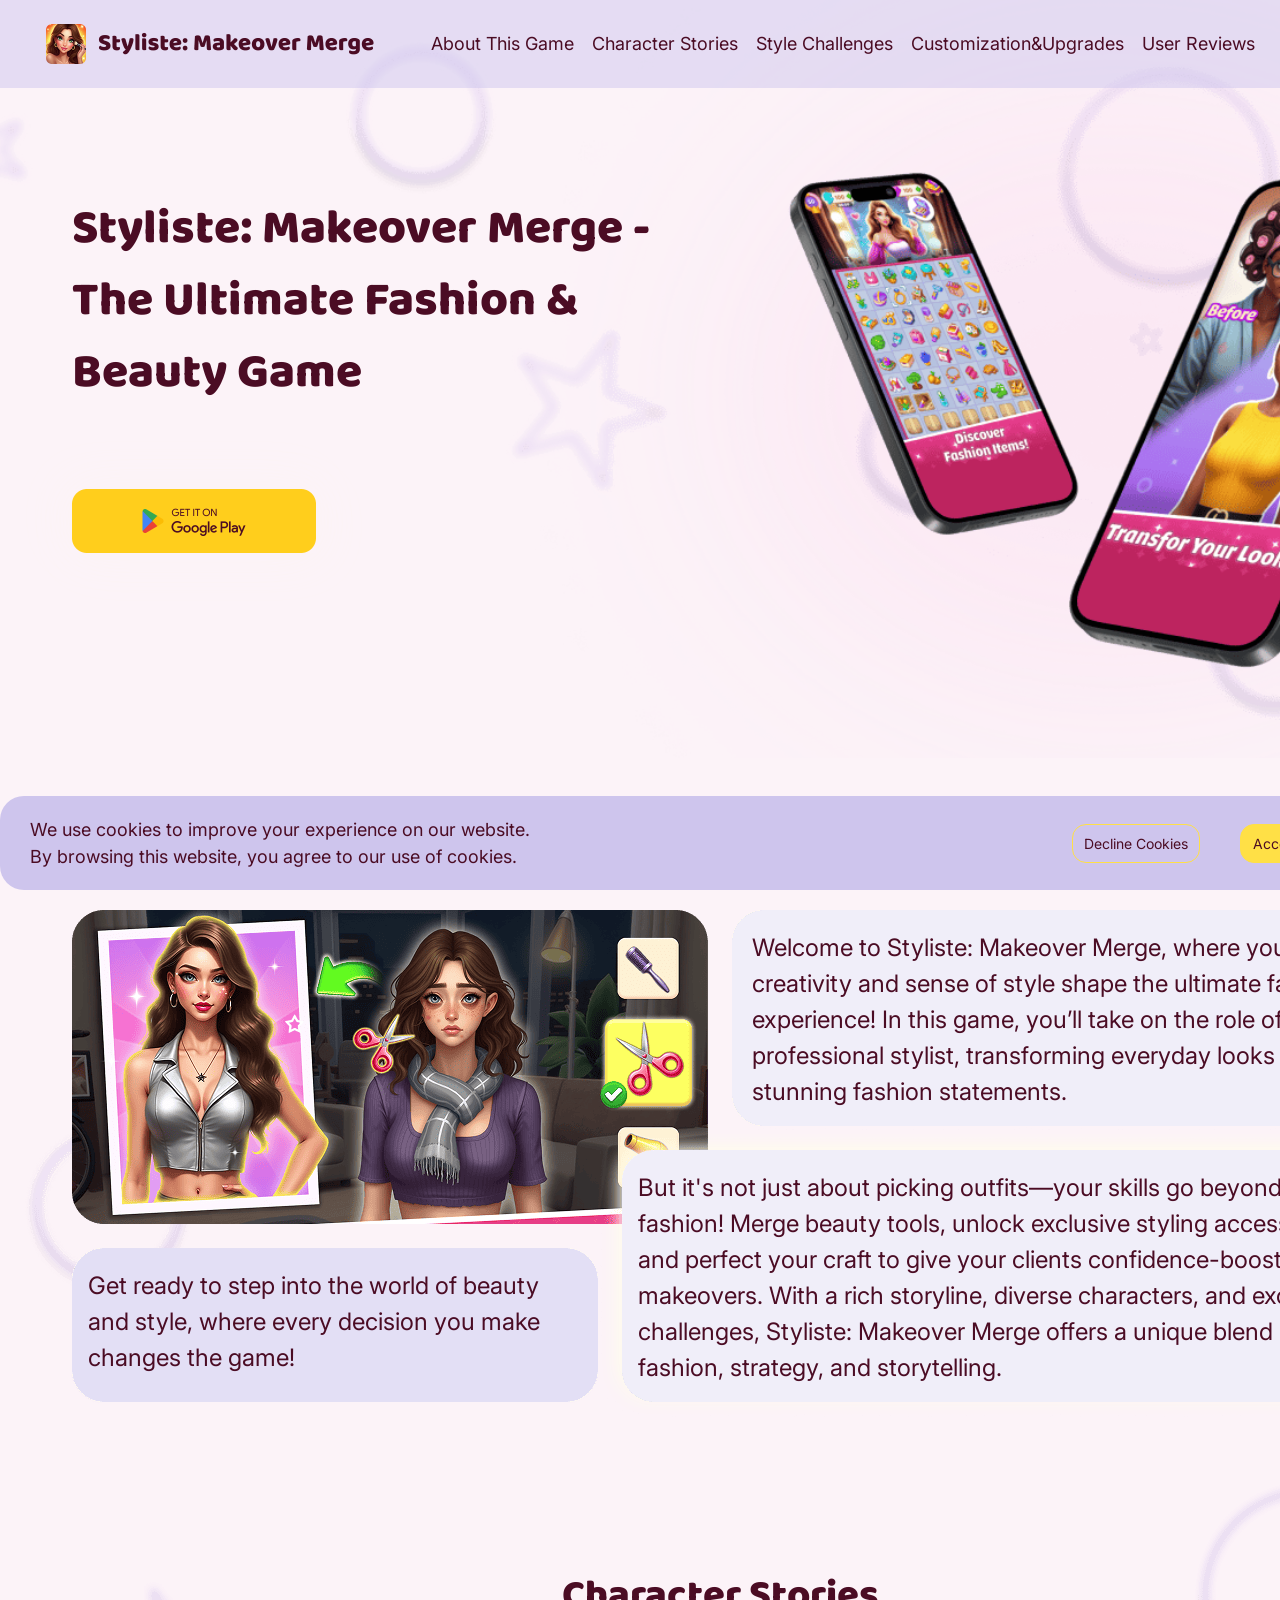
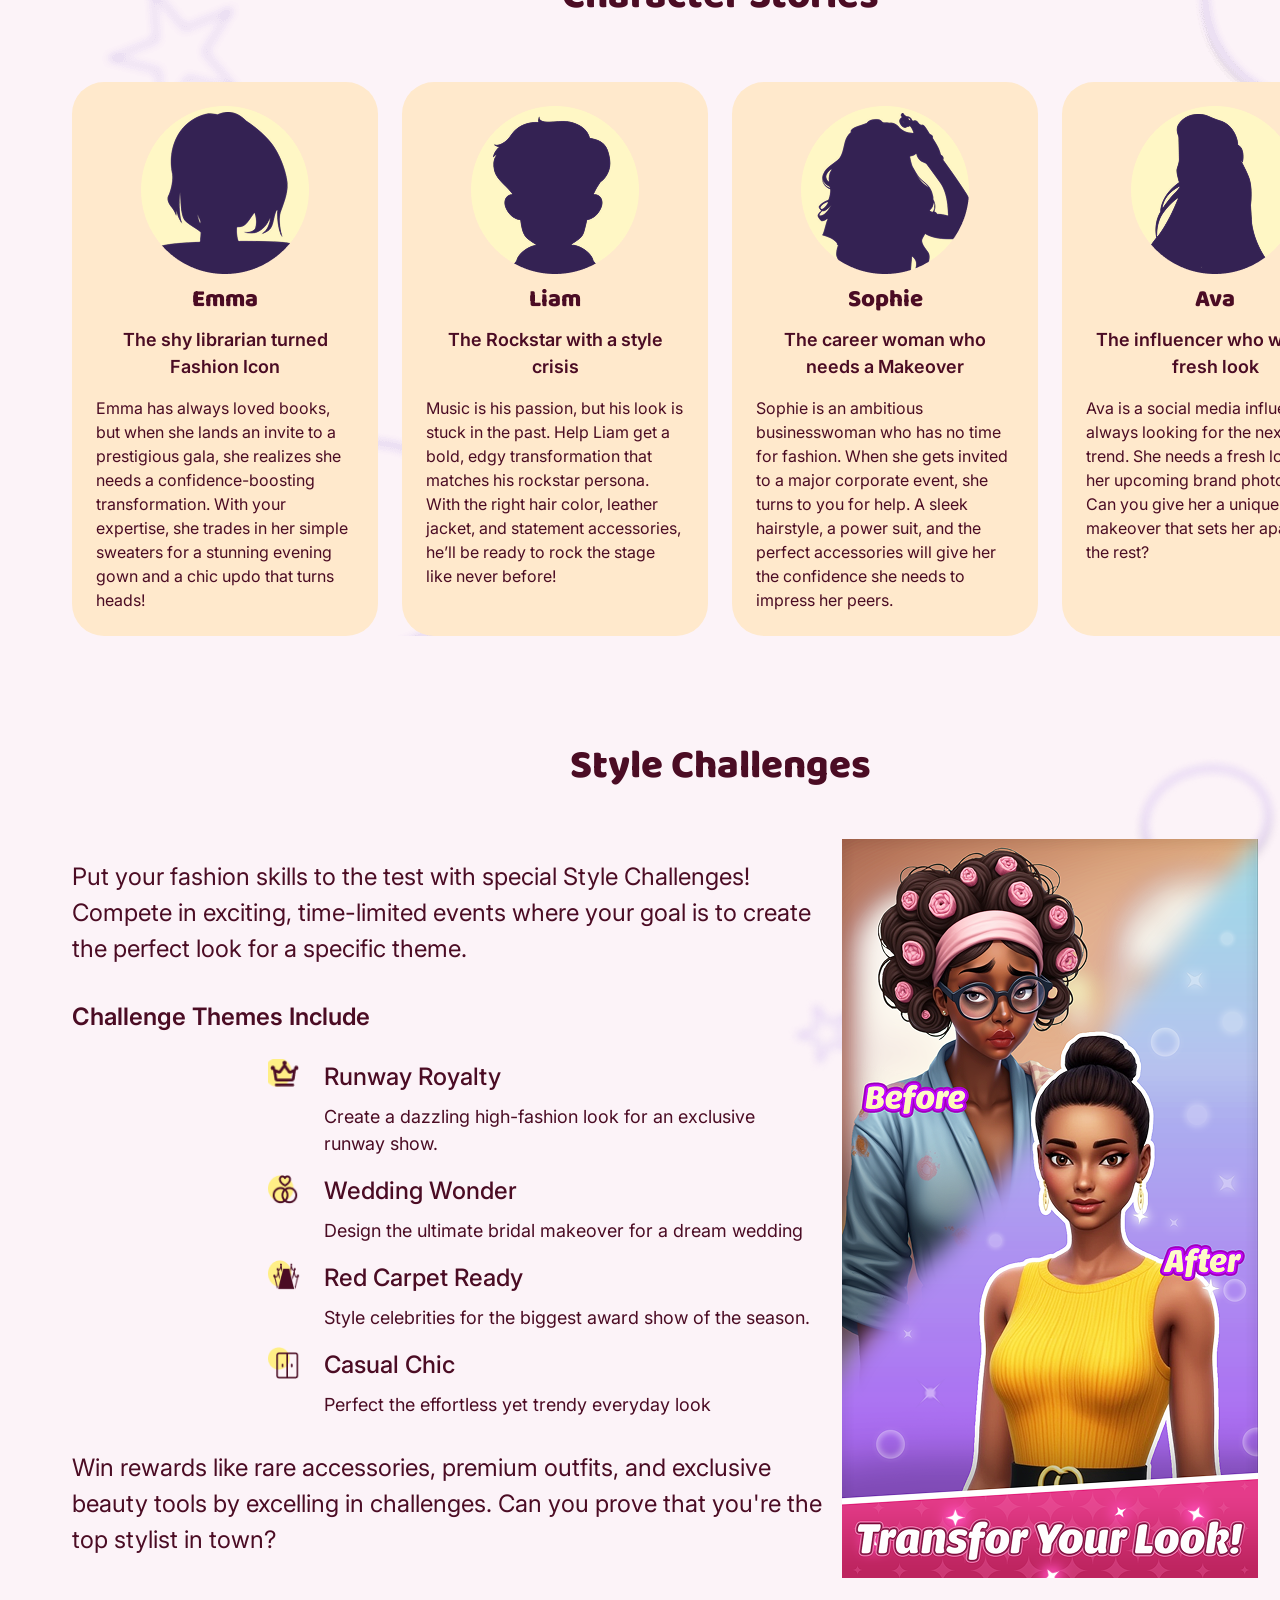
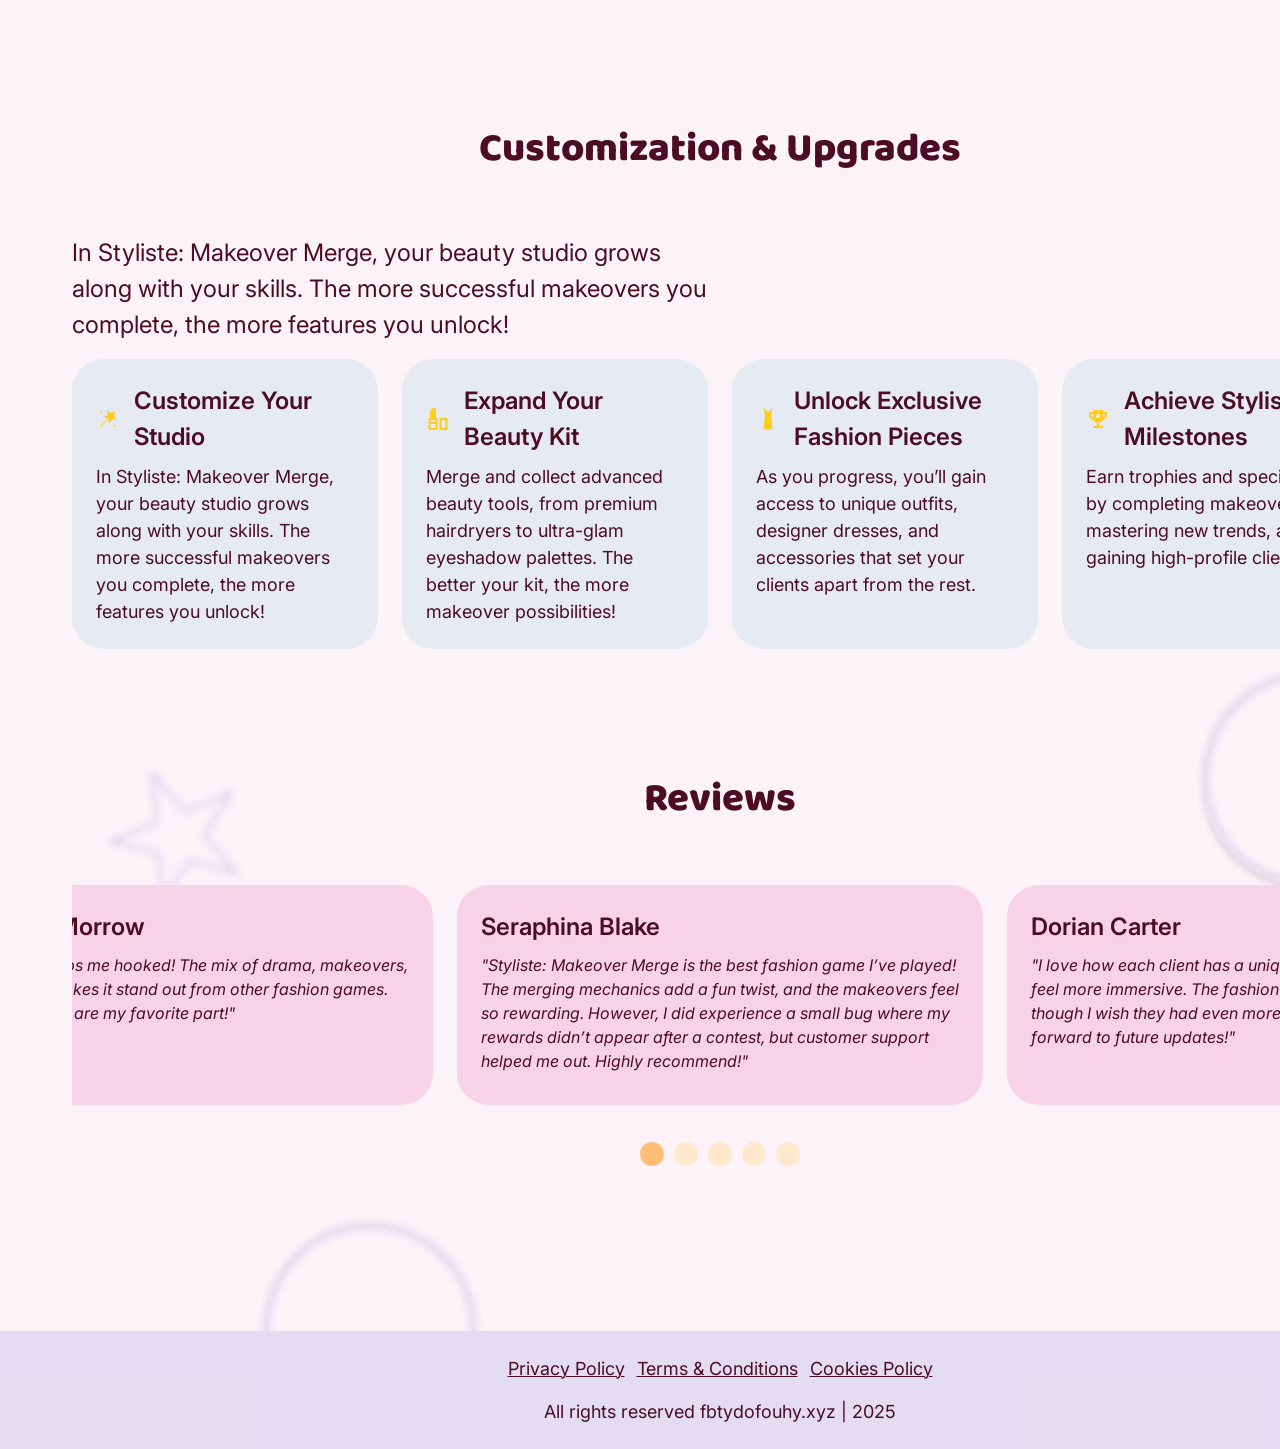
<file: index.html>
<!DOCTYPE html>
<html lang="en">
  <head>
    <meta
      name="description"
      content="Unleash your inner stylist in Styliste: Makeover Merge! Merge beauty tools, create jaw-dropping looks, and take on exciting style challenges in this must-play fashion game."
    />
    <meta
      name="keywords"
      content="makeover game, stylist challenge, beauty merge, dress-up game, fashion contest, glam salon, transformation game, merge puzzle, fashion makeover"
    />
    <meta name="author" content="GameTown" />
    <meta charset="UTF-8" />
    <meta name="viewport" content="width=device-width, initial-scale=1.0" />
    <meta
      name="description"
      content="Styliste: Makeover Merge – The ultimate fashion game where creativity meets strategy! Merge beauty tools, style clients, and create stunning transformations in a vibrant makeover adventure."
    />
    <meta
      name="keywords"
      content="Styliste Makeover Merge, fashion game, beauty merge, dress-up, makeover simulation, stylist game, fashion challenges, beauty salon, glam makeover"
    />
    <meta name="author" content="GameTown" />
    <meta name="robots" content="index, follow" />
    <link rel="canonical" href="https://fbtydofouhy.xyz" />

    <title>Styliste: Makeover Merge</title>
    <link rel="icon" href="img/unnamed 1.png" />

    <link rel="stylesheet" type="text/css" href="slick/slick.css" />
    <link rel="stylesheet" href="css/main.css" />
  </head>

  <body>
    <div id="cookie-popup" class="m-cookie-popup">
      <div class="m-cookie-popup-container">
        <p class="m-cookie-popup-text-two">
          We use cookies to improve your experience on our website. <br />
          By browsing this website, you agree to our use of cookies.
        </p>
        <div class="m-cookie-button-container">
          <button id="decline-cookies" class="m-cookie-button">
            Decline Cookies
          </button>
          <button id="accept-cookies" class="m-cookie-button">
            Accept cookies
          </button>
        </div>
      </div>
    </div>
    <header class="m-header">
      <div class="m-header-background"></div>
      <nav class="m-navigation">
        <ul class="m-navigation-list">
          <li class="m-navigation-item">
            <a href="/" class="m-navigation-link">
              <img
                href="/"
                class="m-title-img m-navigation-img"
                alt="logo"
                src="img/header/1.png"
              />
            </a>
          </li>
          <li class="m-navigation-item">
            <a href="/#about" class="m-navigation-link">About This Game</a>
          </li>
          <li class="m-navigation-item">
            <a href="/#why" class="m-navigation-link">Character Stories</a>
          </li>
          <li class="m-navigation-item">
            <a href="/#characters" class="m-navigation-link"
              >Style Challenges</a
            >
          </li>
          <li class="m-navigation-item">
            <a href="/#uniqueness" class="m-navigation-link"
              >Customization&Upgrades</a
            >
          </li>
          <li class="m-navigation-item">
            <a href="/#reviews" class="m-navigation-link">User Reviews</a>
          </li>
        </ul>

        <div class="m-header-button-wrapper">
          <a href="/" class="m-policy-terms-header-icon-menu">
            <img
              href="/"
              class="m-title-img"
              alt="logo"
              src="img/header/1.png"
            />
          </a>

          <button type="button" class="m-header-icon-button" data-menu-button>
            <img
              class="m-header-icon m-header-icon-menu"
              src="img/header/menu.png"
              alt="menu "
            />

            <svg
              class="m-header-icon m-header-icon-close"
              viewBox="0 0 24 24"
              style="width: 32px; height: 32px; margin: -2px -2px 0 0"
            >
              <path
                fill-rule="evenodd"
                clip-rule="evenodd"
                d="M17.0303 6.96967C17.3232 7.26256 17.3232 7.73744 17.0303 8.03033L13.0607 12L17.0303 15.9697C17.3232 16.2626 17.3232 16.7374 17.0303 17.0303C16.7374 17.3232 16.2626 17.3232 15.9697 17.0303L12 13.0607L8.03033 17.0303C7.73744 17.3232 7.26256 17.3232 6.96967 17.0303C6.67678 16.7374 6.67678 16.2626 6.96967 15.9697L10.9393 12L6.96967 8.03033C6.67678 7.73744 6.67678 7.26256 6.96967 6.96967C7.26256 6.67678 7.73744 6.67678 8.03033 6.96967L12 10.9393L15.9697 6.96967C16.2626 6.67678 16.7374 6.67678 17.0303 6.96967Z"
                fill="rgba(75, 12, 36, 1)"
              />
            </svg>
          </button>
        </div>
      </nav>
    </header>

    <main>
      <section class="m-home" id="home">
        <div class="m-home-container">
          <div class="m-home-container-top">
            <p class="m-home-title">
              Styliste: Makeover Merge - The Ultimate Fashion & Beauty Game
            </p>

            <a class="m-home-google-button-link" href="#">
              <img
                class="m-home-google-button-image"
                src="./img/home/1.png"
                alt="button"
              />
            </a>
          </div>
        </div>
      </section>
      <section class="m-about" id="about">
        <div class="m-about-container">
          <h2 class="m-about-title">About This Game</h2>

          <img class="m-about-img" src="/img/unnamed (3).png" alt="game" />
          <div class="m-about-list">
            <p class="m-about-text">
              Welcome to Styliste: Makeover Merge, where your creativity and
              sense of style shape the ultimate fashion experience! In this
              game, you’ll take on the role of a professional stylist,
              transforming everyday looks into stunning fashion statements.
            </p>
            <p class="m-about-text">
              But it's not just about picking outfits—your skills go beyond
              fashion! Merge beauty tools, unlock exclusive styling accessories,
              and perfect your craft to give your clients confidence-boosting
              makeovers. With a rich storyline, diverse characters, and exciting
              challenges, Styliste: Makeover Merge offers a unique blend of
              fashion, strategy, and storytelling.
            </p>
            <p class="m-about-text">
              Get ready to step into the world of beauty and style, where every
              decision you make changes the game!
            </p>
          </div>
          <div class="m-about-lists">
            <p class="m-about-text">
              Welcome to Styliste: Makeover Merge, where your creativity and
              sense of style shape the ultimate fashion experience! In this
              game, you’ll take on the role of a professional stylist,
              transforming everyday looks into stunning fashion statements.
            </p>
            <p class="m-about-text m-about-text-q">
              But it's not just about picking outfits—your skills go beyond
              fashion! Merge beauty tools, unlock exclusive styling accessories,
              and perfect your craft to give your clients confidence-boosting
              makeovers. With a rich storyline, diverse characters, and exciting
              challenges, Styliste: Makeover Merge offers a unique blend of
              fashion, strategy, and storytelling.
            </p>
            <p class="m-about-text m-about-text-w">
              Get ready to step into the world of beauty and style, where every
              decision you make changes the game!
            </p>
          </div>
        </div>
      </section>
      <article class="m-why" id="why">
        <span style="display: none"
          >Generated: 2025-04-14, Hash: mtyqk39fd7x</span
        >

        <div class="m-why-container">
          <h2 class="m-about-title">Character Stories</h2>
          <dl class="m-why-list">
            <div class="m-why-item">
              <figure class="m-why-img">
                <img
                  class="m-why-img"
                  src="img/why/characters (1).png"
                  alt="Emma"
                />
              </figure>
              <dt class="m-why-text-bold">Emma</dt>
              <dd class="m-why-text">The shy librarian turned Fashion Icon</dd>
              <dd class="m-why-text-q">
                Emma has always loved books, but when she lands an invite to a
                prestigious gala, she realizes she needs a confidence-boosting
                transformation. With your expertise, she trades in her simple
                sweaters for a stunning evening gown and a chic updo that turns
                heads!
              </dd>
            </div>
            <div class="m-why-item">
              <figure class="m-why-img">
                <img
                  class="m-why-img"
                  src="img/why/characters (2).png"
                  alt="Liam"
                />
              </figure>
              <dt class="m-why-text-bold">Liam</dt>
              <dd class="m-why-text">The Rockstar with a style crisis</dd>
              <dd class="m-why-text-q">
                Music is his passion, but his look is stuck in the past. Help
                Liam get a bold, edgy transformation that matches his rockstar
                persona. With the right hair color, leather jacket, and
                statement accessories, he’ll be ready to rock the stage like
                never before!
              </dd>
            </div>
            <div class="m-why-item">
              <figure class="m-why-img">
                <img
                  class="m-why-img"
                  src="img/why/characters (3).png"
                  alt="Sophie"
                />
              </figure>
              <dt class="m-why-text-bold">Sophie</dt>
              <dd class="m-why-text">The career woman who needs a Makeover</dd>
              <dd class="m-why-text-q">
                Sophie is an ambitious businesswoman who has no time for
                fashion. When she gets invited to a major corporate event, she
                turns to you for help. A sleek hairstyle, a power suit, and the
                perfect accessories will give her the confidence she needs to
                impress her peers.
              </dd>
            </div>
            <div class="m-why-item">
              <figure class="m-why-img">
                <img
                  class="m-why-img"
                  src="img/why/characters (4).png"
                  alt="Ava"
                />
              </figure>
              <dt class="m-why-text-bold">Ava</dt>
              <dd class="m-why-text">The influencer who wants a fresh look</dd>
              <dd class="m-why-text-q">
                Ava is a social media influencer always looking for the next big
                trend. She needs a fresh look for her upcoming brand photoshoot.
                Can you give her a unique makeover that sets her apart from the
                rest?
              </dd>
            </div>
          </dl>
          <dl class="m-why-lists">
            <div class="m-why-item">
              <figure class="m-why-img">
                <img
                  class="m-why-img"
                  src="img/why/characters (1).png"
                  alt="Emma"
                />
              </figure>
              <dt class="m-why-text-bold">Emma</dt>
              <dd class="m-why-text">The shy librarian turned Fashion Icon</dd>
              <dd class="m-why-text-q">
                Emma has always loved books, but when she lands an invite to a
                prestigious gala, she realizes she needs a confidence-boosting
                transformation. With your expertise, she trades in her simple
                sweaters for a stunning evening gown and a chic updo that turns
                heads!
              </dd>
            </div>
            <div class="m-why-item">
              <figure class="m-why-img">
                <img
                  class="m-why-img"
                  src="img/why/characters (2).png"
                  alt="Liam"
                />
              </figure>
              <dt class="m-why-text-bold">Liam</dt>
              <dd class="m-why-text">The Rockstar with a style crisis</dd>
              <dd class="m-why-text-q">
                Music is his passion, but his look is stuck in the past. Help
                Liam get a bold, edgy transformation that matches his rockstar
                persona. With the right hair color, leather jacket, and
                statement accessories, he’ll be ready to rock the stage like
                never before!
              </dd>
            </div>
            <div class="m-why-item">
              <figure class="m-why-img">
                <img
                  class="m-why-img"
                  src="img/why/characters (3).png"
                  alt="Sophie"
                />
              </figure>
              <dt class="m-why-text-bold">Sophie</dt>
              <dd class="m-why-text">The career woman who needs a Makeover</dd>
              <dd class="m-why-text-q">
                Sophie is an ambitious businesswoman who has no time for
                fashion. When she gets invited to a major corporate event, she
                turns to you for help. A sleek hairstyle, a power suit, and the
                perfect accessories will give her the confidence she needs to
                impress her peers.
              </dd>
            </div>
            <div class="m-why-item">
              <figure class="m-why-img">
                <img
                  class="m-why-img"
                  src="img/why/characters (4).png"
                  alt="Ava"
                />
              </figure>
              <dt class="m-why-text-bold">Ava</dt>
              <dd class="m-why-text">The influencer who wants a fresh look</dd>
              <dd class="m-why-text-q">
                Ava is a social media influencer always looking for the next big
                trend. She needs a fresh look for her upcoming brand photoshoot.
                Can you give her a unique makeover that sets her apart from the
                rest?
              </dd>
            </div>
          </dl>
        </div>
      </article>
      <section class="m-characters" id="characters">
        <div class="m-characters-container">
          <h2 class="m-about-title">Style Challenges</h2>
          <p class="m-characters-text-q">
            Put your fashion skills to the test with special Style Challenges!
            Compete in exciting, time-limited events where your goal is to
            create the perfect look for a specific theme.
          </p>
          <p class="m-characters-text-w">Challenge Themes Include</p>
          <ul class="m-characters-list">
            <li class="m-characters-item">
              <img
                class="m-characters-img"
                src="/img/characters/Frame 40066 (1).png"
                alt="crown"
              />
              <div>
                <p class="m-characters-text-bold">Runway Royalty</p>
                <p class="m-characters-text">
                  Create a dazzling high-fashion look for an exclusive runway
                  show.
                </p>
              </div>
            </li>
            <li class="m-characters-item">
              <img
                class="m-characters-img"
                src="/img/characters/Group 1.png"
                alt="heart"
              />
              <div>
                <p class="m-characters-text-bold">Wedding Wonder</p>
                <p class="m-characters-text">
                  Design the ultimate bridal makeover for a dream wedding
                </p>
              </div>
            </li>
            <li class="m-characters-item">
              <img
                class="m-characters-img"
                src="/img/characters/Group 2.png"
                alt="red carpet"
              />
              <div>
                <p class="m-characters-text-bold">Red Carpet Ready</p>
                <p class="m-characters-text">
                  Style celebrities for the biggest award show of the season.
                </p>
              </div>
            </li>
            <li class="m-characters-item">
              <img
                class="m-characters-img"
                src="/img/characters/Group 3.png"
                alt="closet"
              />
              <div>
                <p class="m-characters-text-bold">Casual Chic</p>
                <p class="m-characters-text">
                  Perfect the effortless yet trendy everyday look
                </p>
              </div>
            </li>
          </ul>
          <p class="m-characters-text-e">
            Win rewards like rare accessories, premium outfits, and exclusive
            beauty tools by excelling in challenges. Can you prove that you're
            the top stylist in town?
          </p>
        </div>
      </section>
      <section class="m-uniqueness" id="uniqueness">
        <div class="m-uniqueness-container">
          <h2 class="m-about-title">Customization & Upgrades</h2>
          <p class="m-uniqueness-text-q">
            In Styliste: Makeover Merge, your beauty studio grows along with
            your skills. The more successful makeovers you complete, the more
            features you unlock!
          </p>
          <ul class="m-uniqueness-list">
            <li class="m-uniqueness-item">
              <div class="m-uniqueness-item-two">
                <img
                  class="m-uniqueness-img"
                  src="/img/uniqueness/Component 1 (1).png"
                  alt="star"
                />
                <p class="m-uniqueness-text-bold">Customize Your Studio</p>
              </div>
              <p class="m-uniqueness-text">
                In Styliste: Makeover Merge, your beauty studio grows along with
                your skills. The more successful makeovers you complete, the
                more features you unlock!
              </p>
            </li>
            <li class="m-uniqueness-item">
              <div class="m-uniqueness-item-two">
                <img
                  class="m-uniqueness-img"
                  src="/img/uniqueness/Component 1 (2).png"
                  alt="lipstick"
                />
                <p class="m-uniqueness-text-bold">Expand Your Beauty Kit</p>
              </div>
              <p class="m-uniqueness-text">
                Merge and collect advanced beauty tools, from premium hairdryers
                to ultra-glam eyeshadow palettes. The better your kit, the more
                makeover possibilities!
              </p>
            </li>
            <li class="m-uniqueness-item">
              <div class="m-uniqueness-item-two">
                <img
                  class="m-uniqueness-img"
                  src="/img/uniqueness/Component 1 (3).png"
                  alt="dress"
                />
                <p class="m-uniqueness-text-bold">
                  Unlock Exclusive Fashion Pieces
                </p>
              </div>
              <p class="m-uniqueness-text">
                As you progress, you’ll gain access to unique outfits, designer
                dresses, and accessories that set your clients apart from the
                rest.
              </p>
            </li>
            <li class="m-uniqueness-item">
              <div class="m-uniqueness-item-two">
                <img
                  class="m-uniqueness-img"
                  src="/img/uniqueness/Component 1 (4).png"
                  alt="trophies"
                />
                <p class="m-uniqueness-text-bold">Achieve Stylist Milestones</p>
              </div>
              <p class="m-uniqueness-text">
                Earn trophies and special titles by completing makeovers,
                mastering new trends, and gaining high-profile clients.
              </p>
            </li>
          </ul>
          <ul class="m-uniqueness-lists">
            <li class="m-uniqueness-item">
              <div class="m-uniqueness-item-two">
                <img
                  class="m-uniqueness-img"
                  src="/img/uniqueness/Component 1 (1).png"
                  alt="star"
                />
                <p class="m-uniqueness-text-bold">Customize Your Studio</p>
              </div>
              <p class="m-uniqueness-text">
                In Styliste: Makeover Merge, your beauty studio grows along with
                your skills. The more successful makeovers you complete, the
                more features you unlock!
              </p>
            </li>
            <li class="m-uniqueness-item">
              <div class="m-uniqueness-item-two">
                <img
                  class="m-uniqueness-img"
                  src="/img/uniqueness/Component 1 (2).png"
                  alt="lipstick"
                />
                <p class="m-uniqueness-text-bold">Expand Your Beauty Kit</p>
              </div>
              <p class="m-uniqueness-text">
                Merge and collect advanced beauty tools, from premium hairdryers
                to ultra-glam eyeshadow palettes. The better your kit, the more
                makeover possibilities!
              </p>
            </li>
            <li class="m-uniqueness-item">
              <div class="m-uniqueness-item-two">
                <img
                  class="m-uniqueness-img"
                  src="/img/uniqueness/Component 1 (3).png"
                  alt="dress"
                />
                <p class="m-uniqueness-text-bold">
                  Unlock Exclusive Fashion Pieces
                </p>
              </div>
              <p class="m-uniqueness-text">
                As you progress, you’ll gain access to unique outfits, designer
                dresses, and accessories that set your clients apart from the
                rest.
              </p>
            </li>
            <li class="m-uniqueness-item">
              <div class="m-uniqueness-item-two">
                <img
                  class="m-uniqueness-img"
                  src="/img/uniqueness/Component 1 (4).png"
                  alt="trophies"
                />
                <p class="m-uniqueness-text-bold">Achieve Stylist Milestones</p>
              </div>
              <p class="m-uniqueness-text">
                Earn trophies and special titles by completing makeovers,
                mastering new trends, and gaining high-profile clients.
              </p>
            </li>
          </ul>
        </div>
      </section>
      <section class="m-reviews" id="reviews">
        <div class="m-reviews-container">
          <h2 class="m-about-title">Reviews</h2>
          <ul class="m-reviews-list">
            <li class="m-reviews-item">
              <p class="m-reviews-text-bold">Seraphina Blake</p>
              <p class="m-reviews-text">
                "Styliste: Makeover Merge is the best fashion game I’ve played!
                The merging mechanics add a fun twist, and the makeovers feel so
                rewarding. However, I did experience a small bug where my
                rewards didn’t appear after a contest, but customer support
                helped me out. Highly recommend!"
              </p>
            </li>
            <li class="m-reviews-item">
              <p class="m-reviews-text-bold">Dorian Carter</p>
              <p class="m-reviews-text">
                "I love how each client has a unique story! It makes the game
                feel more immersive. The fashion challenges are super fun,
                though I wish they had even more outfit options. Looking forward
                to future updates!"
              </p>
            </li>
            <li class="m-reviews-item">
              <p class="m-reviews-text-bold">Valentina Rios</p>
              <p class="m-reviews-text">
                "This game is addicting! I spent hours merging beauty tools and
                unlocking new items. Some levels can be tricky, but once you get
                the hang of it, it’s incredibly satisfying."
              </p>
            </li>
            <li class="m-reviews-item">
              <p class="m-reviews-text-bold">Nikolai Sterling</p>
              <p class="m-reviews-text">
                "As someone who loves fashion games, I can say that Styliste:
                Makeover Merge is top-notch. The graphics are stunning, and the
                customization options are endless. My only complaint? I wish
                there were more hairstyles!"
              </p>
            </li>
            <li class="m-reviews-item">
              <p class="m-reviews-text-bold">Genevieve Morrow</p>
              <p class="m-reviews-text">
                "The storyline keeps me hooked! The mix of drama, makeovers, and
                challenges makes it stand out from other fashion games. The
                special events are my favorite part!"
              </p>
            </li>
          </ul>
        </div>
      </section>
    </main>
    <footer
      class="m-footer"
      style="margin: auto; background: rgba(206, 197, 237, 0.5)"
    >
      <div class="m-footer-container">
        <div class="m-footer-wrapper">
          <a class="m-footer-text" href="/policy.html">Privacy Policy</a>
          <a class="m-footer-text" href="/terms.html">Terms & Conditions </a>
          <a class="m-footer-text" href="/cookies.html">Cookies Policy</a>
        </div>
        <p class="m-footer-copyright">
          All rights reserved fbtydofouhy.xyz | 2025
        </p>
      </div>
    </footer>
    <script src="js/mobile-menu.js"></script>
    <script src="js/jquery-loc-m-0.js"></script>
    <script type="text/javascript" src="slick/slick.min.js"></script>
    <script src="js/slick.js"></script>
  </body>
</html>
</file>
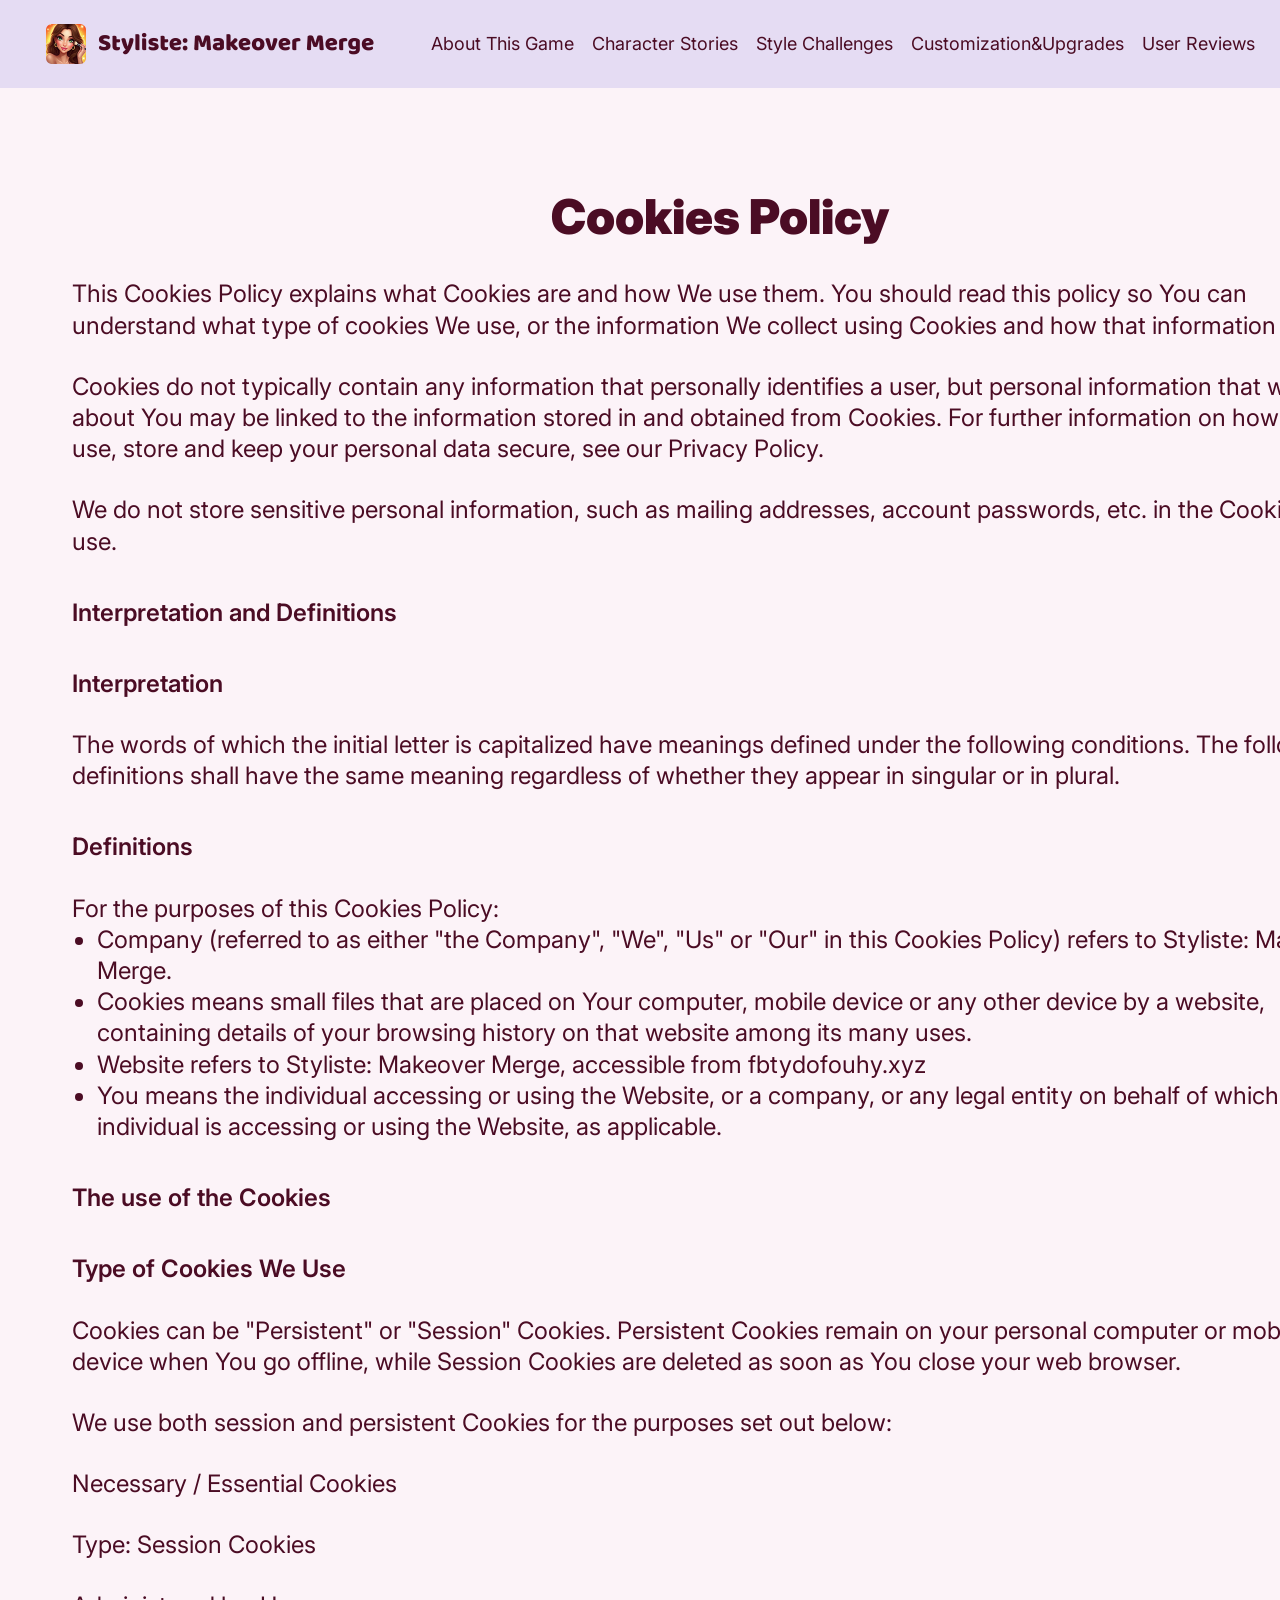
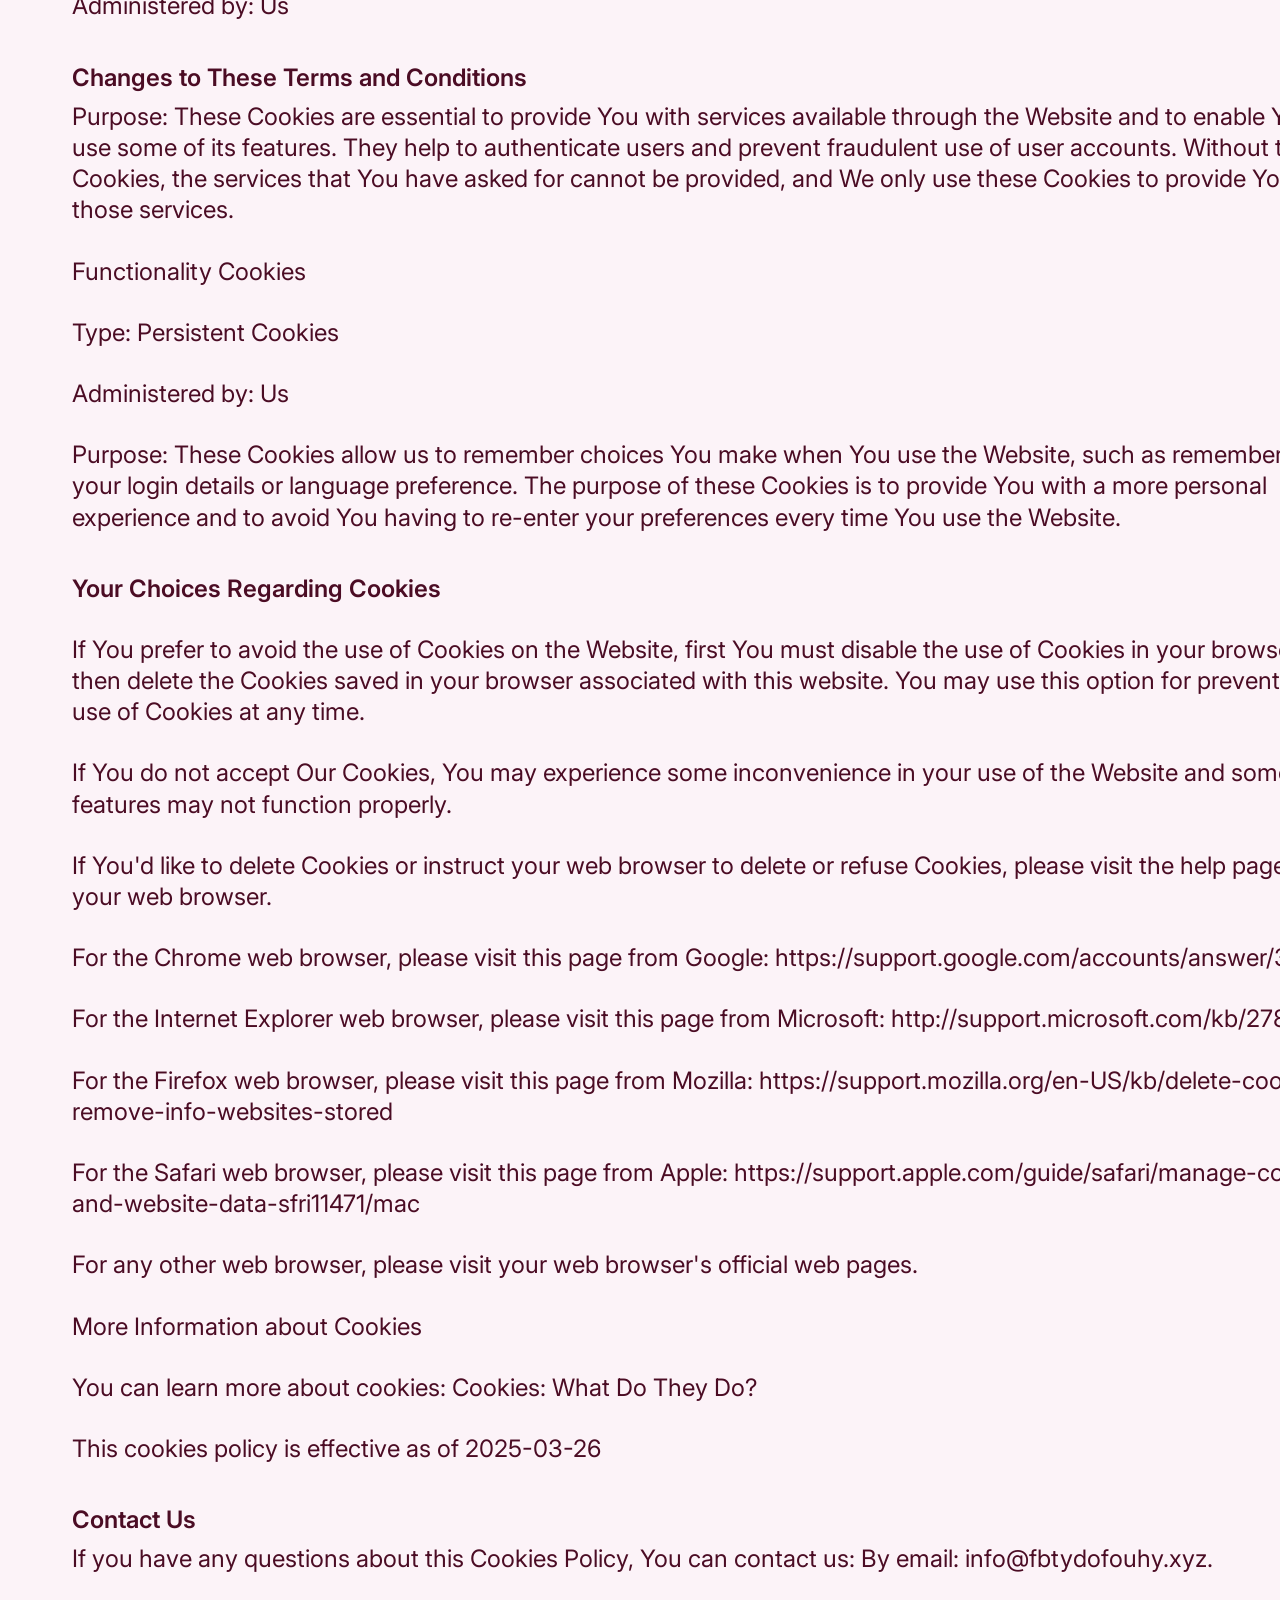
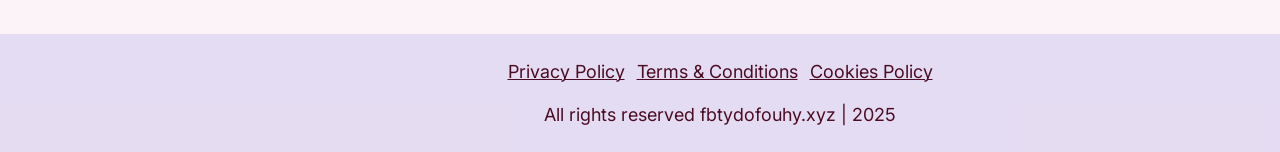
<file: cookies.html>
<!DOCTYPE html>
<html lang="en">
  <head>
    <meta charset="UTF-8" />
    <meta name="viewport" content="width=device-width, initial-scale=1.0" />

    <title>Styliste: Makeover Merge</title>
    <link rel="icon" href="img/unnamed 1.png" />

    <link rel="stylesheet" type="text/css" href="slick/slick.css" />
    <link rel="stylesheet" href="css/main.css" />
  </head>

  <body>
    <header class="m-header">
      <div class="m-header-background"></div>
      <nav class="m-navigation">
        <ul class="m-navigation-list">
          <li class="m-navigation-item">
            <a href="/" class="m-navigation-link">
              <img
                href="/"
                class="m-title-img m-navigation-img"
                alt="logo"
                src="img/header/1.png"
              />
            </a>
          </li>
          <li class="m-navigation-item">
            <a href="/#about" class="m-navigation-link">About This Game</a>
          </li>
          <li class="m-navigation-item">
            <a href="/#why" class="m-navigation-link">Character Stories</a>
          </li>
          <li class="m-navigation-item">
            <a href="/#characters" class="m-navigation-link"
              >Style Challenges</a
            >
          </li>
          <li class="m-navigation-item">
            <a href="/#uniqueness" class="m-navigation-link"
              >Customization&Upgrades</a
            >
          </li>
          <li class="m-navigation-item">
            <a href="/#reviews" class="m-navigation-link">User Reviews</a>
          </li>
        </ul>

        <div class="m-header-button-wrapper">
          <a href="/" class="m-policy-terms-header-icon-menu">
            <img
              href="/"
              class="m-title-img"
              alt="logo"
              src="img/header/1.png"
            />
          </a>

          <button type="button" class="m-header-icon-button" data-menu-button>
            <img
              class="m-header-icon m-header-icon-menu"
              src="img/header/menu.png"
              alt="menu "
            />

            <svg
              class="m-header-icon m-header-icon-close"
              viewBox="0 0 24 24"
              style="width: 32px; height: 32px; margin: -2px -2px 0 0"
            >
              <path
                fill-rule="evenodd"
                clip-rule="evenodd"
                d="M17.0303 6.96967C17.3232 7.26256 17.3232 7.73744 17.0303 8.03033L13.0607 12L17.0303 15.9697C17.3232 16.2626 17.3232 16.7374 17.0303 17.0303C16.7374 17.3232 16.2626 17.3232 15.9697 17.0303L12 13.0607L8.03033 17.0303C7.73744 17.3232 7.26256 17.3232 6.96967 17.0303C6.67678 16.7374 6.67678 16.2626 6.96967 15.9697L10.9393 12L6.96967 8.03033C6.67678 7.73744 6.67678 7.26256 6.96967 6.96967C7.26256 6.67678 7.73744 6.67678 8.03033 6.96967L12 10.9393L15.9697 6.96967C16.2626 6.67678 16.7374 6.67678 17.0303 6.96967Z"
                fill="rgba(75, 12, 36, 1)"
              />
            </svg>
          </button>
        </div>
      </nav>
    </header>

    <main>
      <section>
        <div class="m-policy-terms-container">
          <h2 class="m-policy-terms-title">Cookies Policy</h2>

          <p class="m-policy-terms-text-one">
            This Cookies Policy explains what Cookies are and how We use them.
            You should read this policy so You can understand what type of
            cookies We use, or the information We collect using Cookies and how
            that information is used.
          </p>

          <p class="m-policy-terms-text-one">
            Cookies do not typically contain any information that personally
            identifies a user, but personal information that we store about You
            may be linked to the information stored in and obtained from
            Cookies. For further information on how We use, store and keep your
            personal data secure, see our Privacy Policy.
          </p>
          <p class="m-policy-terms-text-one">
            We do not store sensitive personal information, such as mailing
            addresses, account passwords, etc. in the Cookies We use.
          </p>
          <h2 class="m-policy-terms-text">Interpretation and Definitions</h2>
          <h2 class="m-policy-terms-text">Interpretation</h2>
          <p class="m-policy-terms-text-one">
            The words of which the initial letter is capitalized have meanings
            defined under the following conditions. The following definitions
            shall have the same meaning regardless of whether they appear in
            singular or in plural.
          </p>
          <h2 class="m-policy-terms-text">Definitions</h2>
          <p class="m-policy-terms-text-one">
            For the purposes of this Cookies Policy:
          </p>
          <ul class="m-terms-lists">
            <li>
              Company (referred to as either "the Company", "We", "Us" or "Our"
              in this Cookies Policy) refers to Styliste: Makeover Merge.
            </li>
            <li>
              Cookies means small files that are placed on Your computer, mobile
              device or any other device by a website, containing details of
              your browsing history on that website among its many uses.
            </li>
            <li>
              Website refers to Styliste: Makeover Merge, accessible from
              fbtydofouhy.xyz
            </li>
            <li>
              You means the individual accessing or using the Website, or a
              company, or any legal entity on behalf of which such individual is
              accessing or using the Website, as applicable.
            </li>
          </ul>
          <h2 class="m-policy-terms-text">The use of the Cookies</h2>
          <h2 class="m-policy-terms-text">Type of Cookies We Use</h2>
          <p class="m-policy-terms-text-one">
            Cookies can be "Persistent" or "Session" Cookies. Persistent Cookies
            remain on your personal computer or mobile device when You go
            offline, while Session Cookies are deleted as soon as You close your
            web browser.
          </p>

          <p class="m-policy-terms-text-one">
            We use both session and persistent Cookies for the purposes set out
            below:
          </p>

          <p class="m-policy-terms-text-one">Necessary / Essential Cookies</p>

          <p class="m-policy-terms-text-one">Type: Session Cookies</p>

          <p class="m-policy-terms-text-one">Administered by: Us</p>
          <h2 class="m-policy-terms-text">
            Changes to These Terms and Conditions
          </h2>
          <p class="m-policy-terms-texts">
            Purpose: These Cookies are essential to provide You with services
            available through the Website and to enable You to use some of its
            features. They help to authenticate users and prevent fraudulent use
            of user accounts. Without these Cookies, the services that You have
            asked for cannot be provided, and We only use these Cookies to
            provide You with those services.
          </p>

          <p class="m-policy-terms-text-one">Functionality Cookies</p>
          <p class="m-policy-terms-text-one">Type: Persistent Cookies</p>
          <p class="m-policy-terms-text-one">Administered by: Us</p>
          <p class="m-policy-terms-text-one">
            Purpose: These Cookies allow us to remember choices You make when
            You use the Website, such as remembering your login details or
            language preference. The purpose of these Cookies is to provide You
            with a more personal experience and to avoid You having to re-enter
            your preferences every time You use the Website.
          </p>
          <h2 class="m-policy-terms-text">Your Choices Regarding Cookies</h2>
          <p class="m-policy-terms-text-one">
            If You prefer to avoid the use of Cookies on the Website, first You
            must disable the use of Cookies in your browser and then delete the
            Cookies saved in your browser associated with this website. You may
            use this option for preventing the use of Cookies at any time.
          </p>
          <p class="m-policy-terms-text-one">
            If You do not accept Our Cookies, You may experience some
            inconvenience in your use of the Website and some features may not
            function properly.
          </p>
          <p class="m-policy-terms-text-one">
            If You'd like to delete Cookies or instruct your web browser to
            delete or refuse Cookies, please visit the help pages of your web
            browser.
          </p>
          <p class="m-policy-terms-text-one">
            For the Chrome web browser, please visit this page from Google:

            <a
              class="m-email-link-color"
              href="https://support.google.com/accounts/answer/32050"
              target="_blank"
              rel=""
              >https://support.google.com/accounts/answer/32050
            </a>
          </p>
          <p class="m-policy-terms-text-one">
            For the Internet Explorer web browser, please visit this page from
            Microsoft:
            <a
              class="m-email-link-color"
              href="http://support.microsoft.com/kb/278835"
              target="_blank"
              rel=""
              >http://support.microsoft.com/kb/278835
            </a>
          </p>
          <p class="m-policy-terms-text-one">
            For the Firefox web browser, please visit this page from Mozilla:

            <a
              class="m-email-link-color"
              href=" https://support.mozilla.org/en-US/kb/delete-cookies-remove-info-websites-stored"
              target="_blank"
              rel=""
            >
              https://support.mozilla.org/en-US/kb/delete-cookies-remove-info-websites-stored
            </a>
          </p>
          <p class="m-policy-terms-text-one">
            For the Safari web browser, please visit this page from Apple:

            <a
              class="m-email-link-color"
              href=" https://support.apple.com/guide/safari/manage-cookies-and-website-data-sfri11471/mac"
              target="_blank"
              rel=""
            >
              https://support.apple.com/guide/safari/manage-cookies-and-website-data-sfri11471/mac
            </a>
          </p>

          <p class="m-policy-terms-text-one">
            For any other web browser, please visit your web browser's official
            web pages.
          </p>
          <p class="m-policy-terms-text-one">More Information about Cookies</p>
          <p class="m-policy-terms-text-one">
            You can learn more about cookies: Cookies:
            <a
              class="m-email-link-color"
              href="https://www.freeprivacypolicy.com/blog/cookies/"
              target="_blank"
              rel=""
            >
              What Do They Do?
            </a>
          </p>
          <p class="m-policy-terms-text-one">
            This cookies policy is effective as of 2025-03-26
          </p>
          <h2 class="m-policy-terms-text">Contact Us</h2>
          <p class="m-policy-terms-texts">
            If you have any questions about this Cookies Policy, You can contact
            us: By email:
            <a class="m-email-link" href="mailto:info@fbtydofouhy.xyz"
              >info@fbtydofouhy.xyz</a
            >.
          </p>
        </div>
      </section>
    </main>
    <footer
      class="m-footer"
      style="margin: auto; background: rgba(206, 197, 237, 0.5)"
    >
      <div class="m-footer-container">
        <div class="m-footer-wrapper">
          <a class="m-footer-text" href="/policy.html">Privacy Policy</a>
          <a class="m-footer-text" href="/terms.html">Terms & Conditions </a>
          <a class="m-footer-text" href="/cookies.html">Cookies Policy</a>
        </div>
        <p class="m-footer-copyright">
          All rights reserved fbtydofouhy.xyz | 2025
        </p>
      </div>
    </footer>
    <script src="js/mobile-menu.js"></script>
  </body>
</html>
</file>
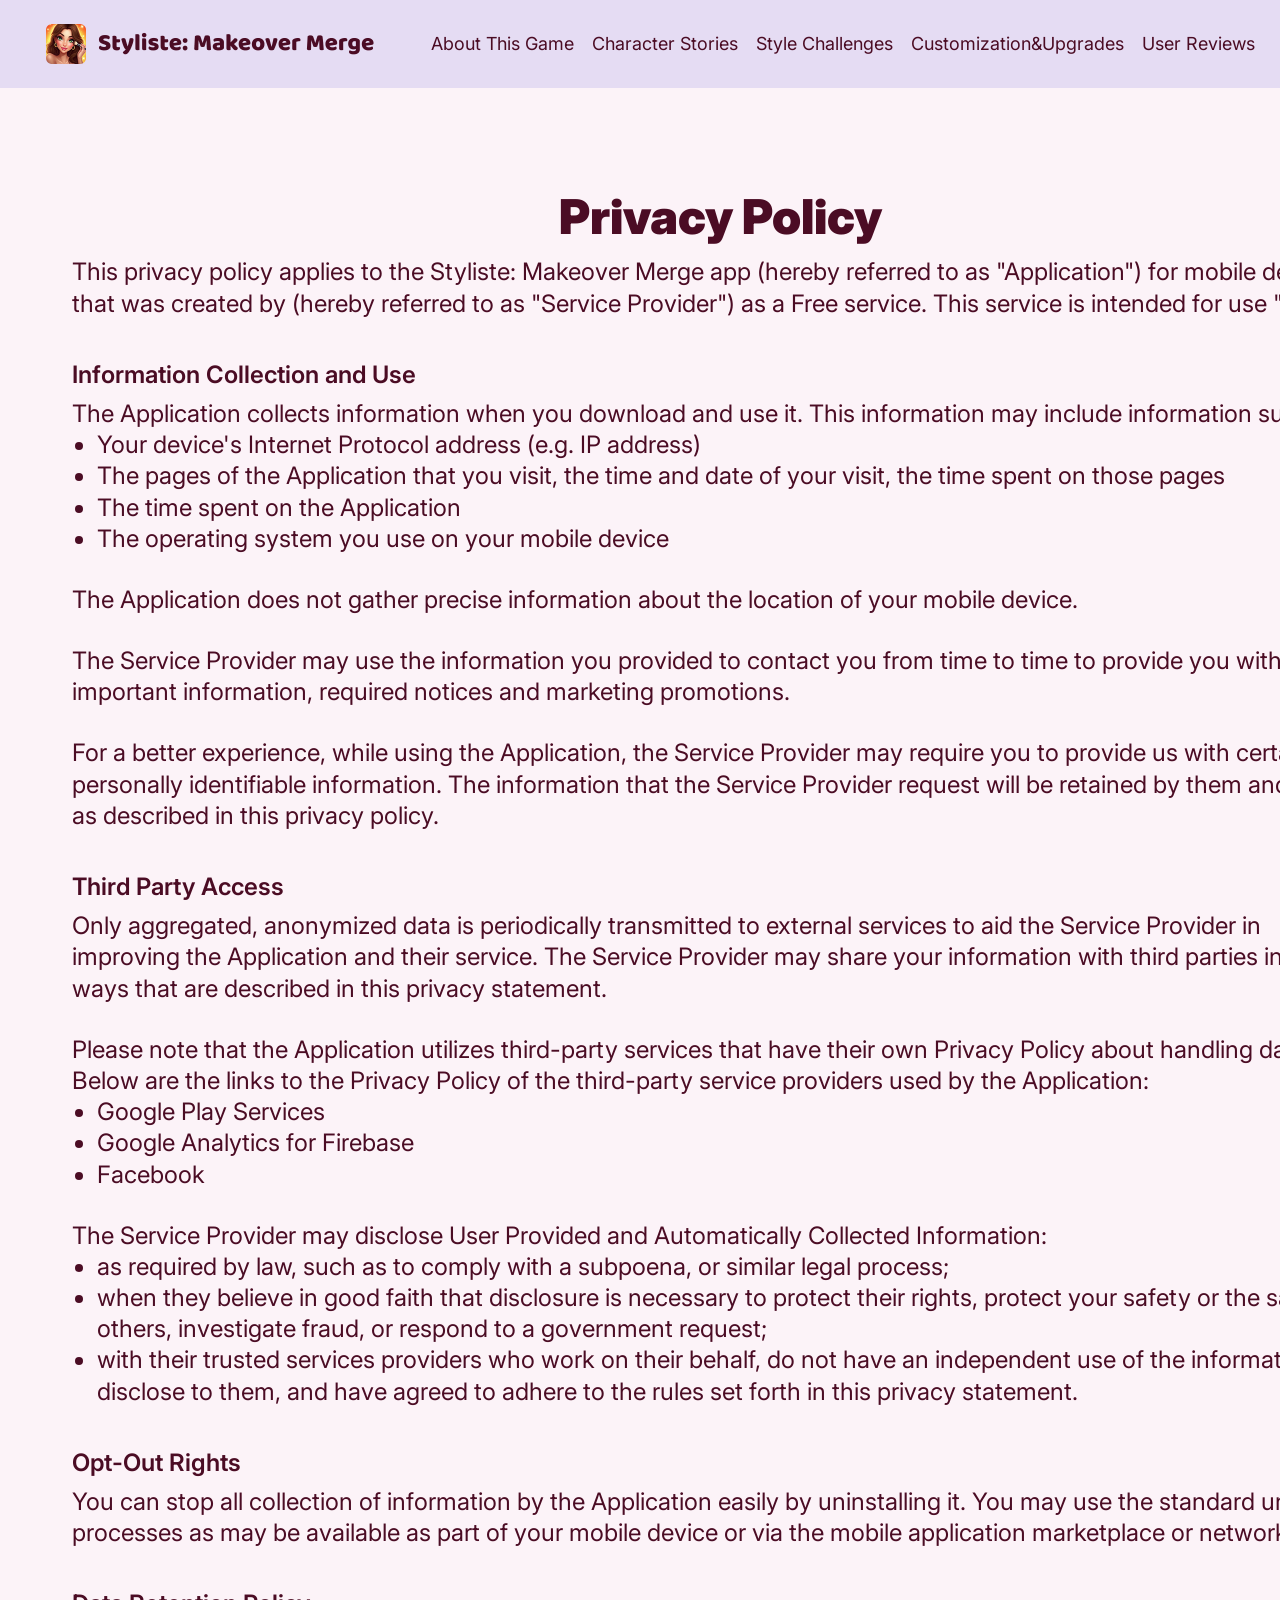
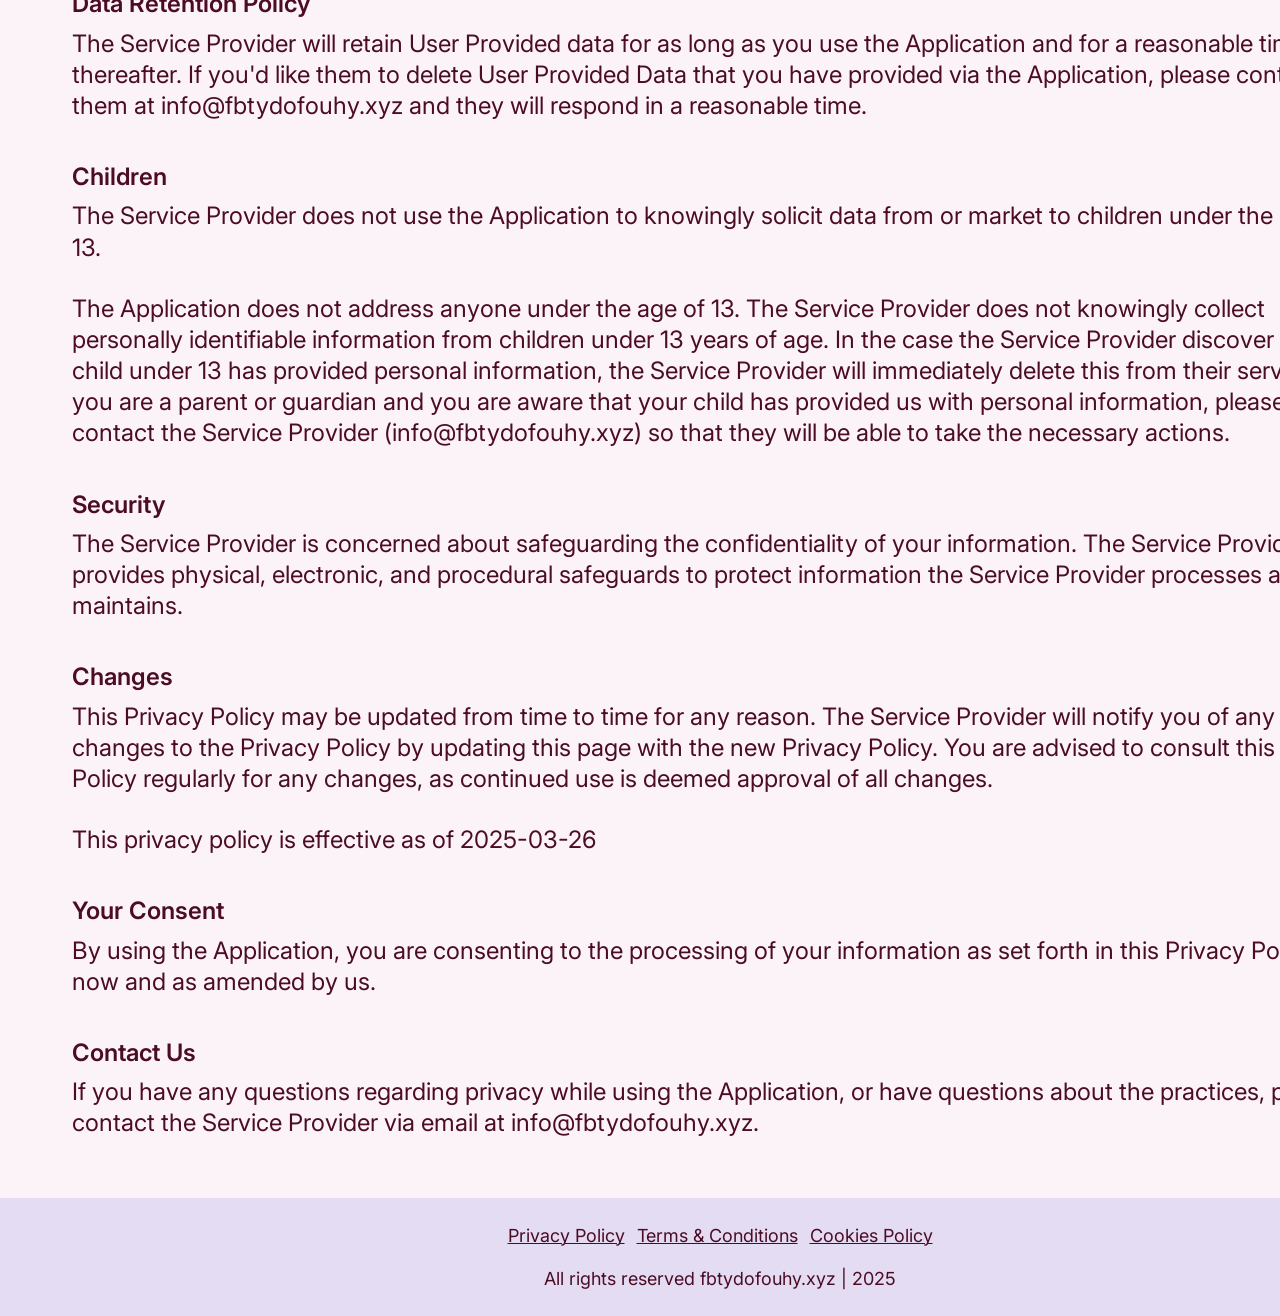
<file: policy.html>
<!DOCTYPE html>
<html lang="en">
  <head>
    <meta charset="UTF-8" />
    <meta name="viewport" content="width=device-width, initial-scale=1.0" />

    <title>Styliste: Makeover Merge</title>
    <link rel="icon" href="img/unnamed 1.png" />

    <link rel="stylesheet" type="text/css" href="slick/slick.css" />
    <link rel="stylesheet" href="css/main.css" />
  </head>

  <body>
    <header class="m-header">
      <div class="m-header-background"></div>
      <nav class="m-navigation">
        <ul class="m-navigation-list">
          <li class="m-navigation-item">
            <a href="/" class="m-navigation-link">
              <img
                href="/"
                class="m-title-img m-navigation-img"
                alt="logo"
                src="img/header/1.png"
              />
            </a>
          </li>
          <li class="m-navigation-item">
            <a href="/#about" class="m-navigation-link">About This Game</a>
          </li>
          <li class="m-navigation-item">
            <a href="/#why" class="m-navigation-link">Character Stories</a>
          </li>
          <li class="m-navigation-item">
            <a href="/#characters" class="m-navigation-link"
              >Style Challenges</a
            >
          </li>
          <li class="m-navigation-item">
            <a href="/#uniqueness" class="m-navigation-link"
              >Customization&Upgrades</a
            >
          </li>
          <li class="m-navigation-item">
            <a href="/#reviews" class="m-navigation-link">User Reviews</a>
          </li>
        </ul>

        <div class="m-header-button-wrapper">
          <a href="/" class="m-policy-terms-header-icon-menu">
            <img
              href="/"
              class="m-title-img"
              alt="logo"
              src="img/header/1.png"
            />
          </a>

          <button type="button" class="m-header-icon-button" data-menu-button>
            <img
              class="m-header-icon m-header-icon-menu"
              src="img/header/menu.png"
              alt="menu "
            />

            <svg
              class="m-header-icon m-header-icon-close"
              viewBox="0 0 24 24"
              style="width: 32px; height: 32px; margin: -2px -2px 0 0"
            >
              <path
                fill-rule="evenodd"
                clip-rule="evenodd"
                d="M17.0303 6.96967C17.3232 7.26256 17.3232 7.73744 17.0303 8.03033L13.0607 12L17.0303 15.9697C17.3232 16.2626 17.3232 16.7374 17.0303 17.0303C16.7374 17.3232 16.2626 17.3232 15.9697 17.0303L12 13.0607L8.03033 17.0303C7.73744 17.3232 7.26256 17.3232 6.96967 17.0303C6.67678 16.7374 6.67678 16.2626 6.96967 15.9697L10.9393 12L6.96967 8.03033C6.67678 7.73744 6.67678 7.26256 6.96967 6.96967C7.26256 6.67678 7.73744 6.67678 8.03033 6.96967L12 10.9393L15.9697 6.96967C16.2626 6.67678 16.7374 6.67678 17.0303 6.96967Z"
                fill="rgba(75, 12, 36, 1)"
              />
            </svg>
          </button>
        </div>
      </nav>
    </header>

    <main>
      <section>
        <div class="m-policy-terms-container">
          <p class="m-policy-terms-title">Privacy Policy</p>

          <p class="m-policy-terms-texts">
            This privacy policy applies to the Styliste: Makeover Merge app
            (hereby referred to as "Application") for mobile devices that was
            created by (hereby referred to as "Service Provider") as a Free
            service. This service is intended for use "AS IS".
          </p>
          <p class="m-policy-terms-text">Information Collection and Use</p>
          <p class="m-policy-terms-texts">
            The Application collects information when you download and use it.
            This information may include information such as
          </p>

          <ul class="m-terms-lists">
            <li>Your device's Internet Protocol address (e.g. IP address)</li>
            <li>
              The pages of the Application that you visit, the time and date of
              your visit, the time spent on those pages
            </li>
            <li>The time spent on the Application</li>
            <li>The operating system you use on your mobile device</li>
          </ul>
          <p class="m-policy-terms-text-one">
            The Application does not gather precise information about the
            location of your mobile device.
          </p>

          <p class="m-policy-terms-text-one">
            The Service Provider may use the information you provided to contact
            you from time to time to provide you with important information,
            required notices and marketing promotions.
          </p>
          <p class="m-policy-terms-text-one">
            For a better experience, while using the Application, the Service
            Provider may require you to provide us with certain personally
            identifiable information. The information that the Service Provider
            request will be retained by them and used as described in this
            privacy policy.
          </p>

          <p class="m-policy-terms-text">Third Party Access</p>

          <p class="m-policy-terms-texts">
            Only aggregated, anonymized data is periodically transmitted to
            external services to aid the Service Provider in improving the
            Application and their service. The Service Provider may share your
            information with third parties in the ways that are described in
            this privacy statement.
          </p>

          <p class="m-policy-terms-text-one">
            Please note that the Application utilizes third-party services that
            have their own Privacy Policy about handling data. Below are the
            links to the Privacy Policy of the third-party service providers
            used by the Application:
          </p>
          <ul class="m-terms-lists">
            <li>
              <a
                class="m-email-link-color"
                href="https://policies.google.com/privacy"
                target="_blank"
                rel=""
                >Google Play Services
              </a>
            </li>
            <li>
              <a
                class="m-email-link-color"
                href="https://firebase.google.com/support/privacy"
                target="_blank"
                rel=""
                >Google Analytics for Firebase
              </a>
            </li>
            <li>
              <a
                class="m-email-link-color"
                href="https://www.facebook.com/about/privacy/update/printable"
                target="_blank"
                rel=""
                >Facebook
              </a>
            </li>
          </ul>

          <p class="m-policy-terms-text-one">
            The Service Provider may disclose User Provided and Automatically
            Collected Information:
          </p>
          <ul class="m-terms-lists">
            <li>
              as required by law, such as to comply with a subpoena, or similar
              legal process;
            </li>
            <li>
              when they believe in good faith that disclosure is necessary to
              protect their rights, protect your safety or the safety of others,
              investigate fraud, or respond to a government request;
            </li>
            <li>
              with their trusted services providers who work on their behalf, do
              not have an independent use of the information we disclose to
              them, and have agreed to adhere to the rules set forth in this
              privacy statement.
            </li>
          </ul>

          <h2 class="m-policy-terms-text">Opt-Out Rights</h2>
          <p class="m-policy-terms-texts">
            You can stop all collection of information by the Application easily
            by uninstalling it. You may use the standard uninstall processes as
            may be available as part of your mobile device or via the mobile
            application marketplace or network.
          </p>

          <h2 class="m-policy-terms-text">Data Retention Policy</h2>
          <p class="m-policy-terms-texts">
            The Service Provider will retain User Provided data for as long as
            you use the Application and for a reasonable time thereafter. If
            you'd like them to delete User Provided Data that you have provided
            via the Application, please contact them at info@fbtydofouhy.xyz and
            they will respond in a reasonable time.
          </p>
          <h2 class="m-policy-terms-text">Children</h2>
          <p class="m-policy-terms-texts">
            The Service Provider does not use the Application to knowingly
            solicit data from or market to children under the age of 13.
          </p>

          <p class="m-policy-terms-text-one">
            The Application does not address anyone under the age of 13. The
            Service Provider does not knowingly collect personally identifiable
            information from children under 13 years of age. In the case the
            Service Provider discover that a child under 13 has provided
            personal information, the Service Provider will immediately delete
            this from their servers. If you are a parent or guardian and you are
            aware that your child has provided us with personal information,
            please contact the Service Provider (info@fbtydofouhy.xyz) so that
            they will be able to take the necessary actions.
          </p>
          <h2 class="m-policy-terms-text">Security</h2>
          <p class="m-policy-terms-texts">
            The Service Provider is concerned about safeguarding the
            confidentiality of your information. The Service Provider provides
            physical, electronic, and procedural safeguards to protect
            information the Service Provider processes and maintains.
          </p>
          <h2 class="m-policy-terms-text">Changes</h2>
          <p class="m-policy-terms-texts">
            This Privacy Policy may be updated from time to time for any reason.
            The Service Provider will notify you of any changes to the Privacy
            Policy by updating this page with the new Privacy Policy. You are
            advised to consult this Privacy Policy regularly for any changes, as
            continued use is deemed approval of all changes.
          </p>

          <p class="m-policy-terms-text-one">
            This privacy policy is effective as of 2025-03-26
          </p>
          <h2 class="m-policy-terms-text">Your Consent</h2>
          <p class="m-policy-terms-texts">
            By using the Application, you are consenting to the processing of
            your information as set forth in this Privacy Policy now and as
            amended by us.
          </p>
          <h2 class="m-policy-terms-text">Contact Us</h2>
          <p class="m-policy-terms-texts">
            If you have any questions regarding privacy while using the
            Application, or have questions about the practices, please contact
            the Service Provider via email at
            <a class="m-email-link" href="mailto:info@fbtydofouhy.xyz"
              >info@fbtydofouhy.xyz</a
            >.
          </p>
        </div>
      </section>
    </main>

    <footer
      class="m-footer"
      style="margin: auto; background: rgba(206, 197, 237, 0.5)"
    >
      <div class="m-footer-container">
        <div class="m-footer-wrapper">
          <a class="m-footer-text" href="/policy.html">Privacy Policy</a>
          <a class="m-footer-text" href="/terms.html">Terms & Conditions </a>
          <a class="m-footer-text" href="/cookies.html">Cookies Policy</a>
        </div>
        <p class="m-footer-copyright">
          All rights reserved fbtydofouhy.xyz | 2025
        </p>
      </div>
    </footer>
    <script src="js/mobile-menu.js"></script>
  </body>
</html>
</file>
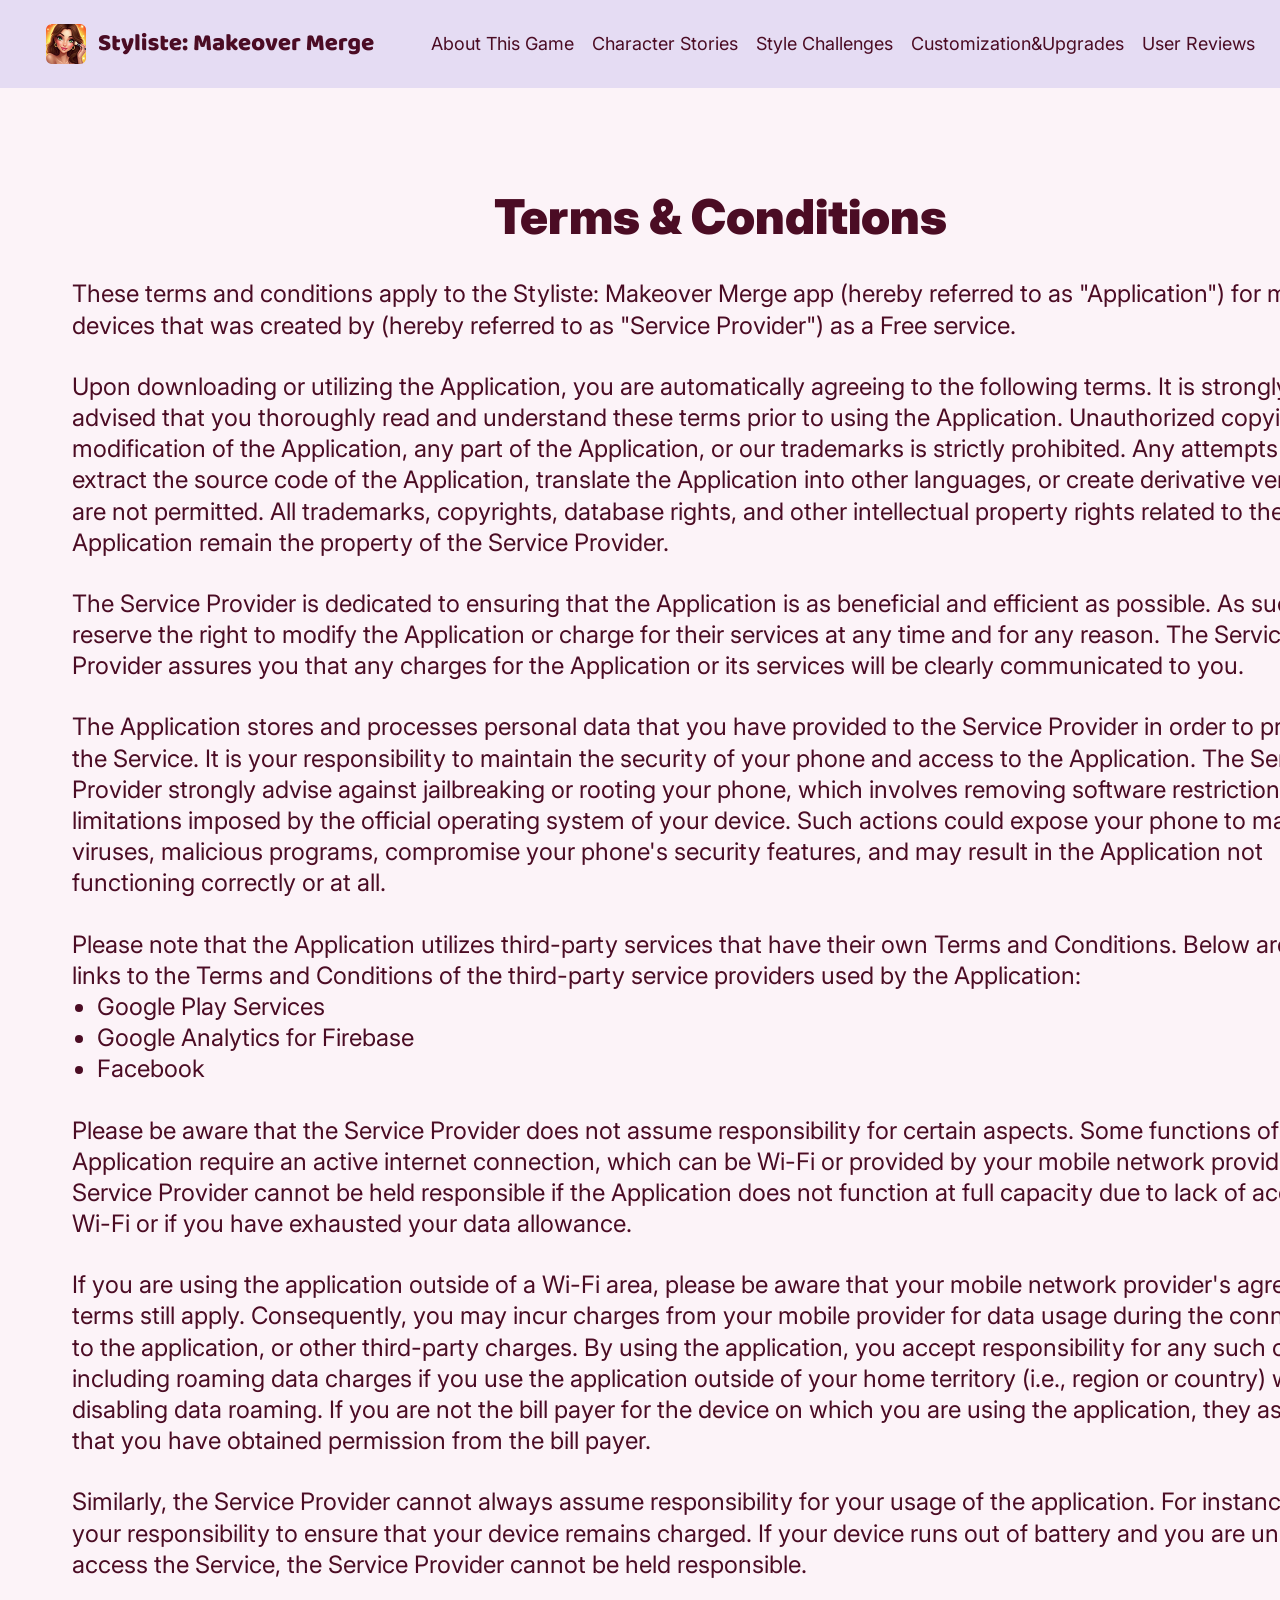
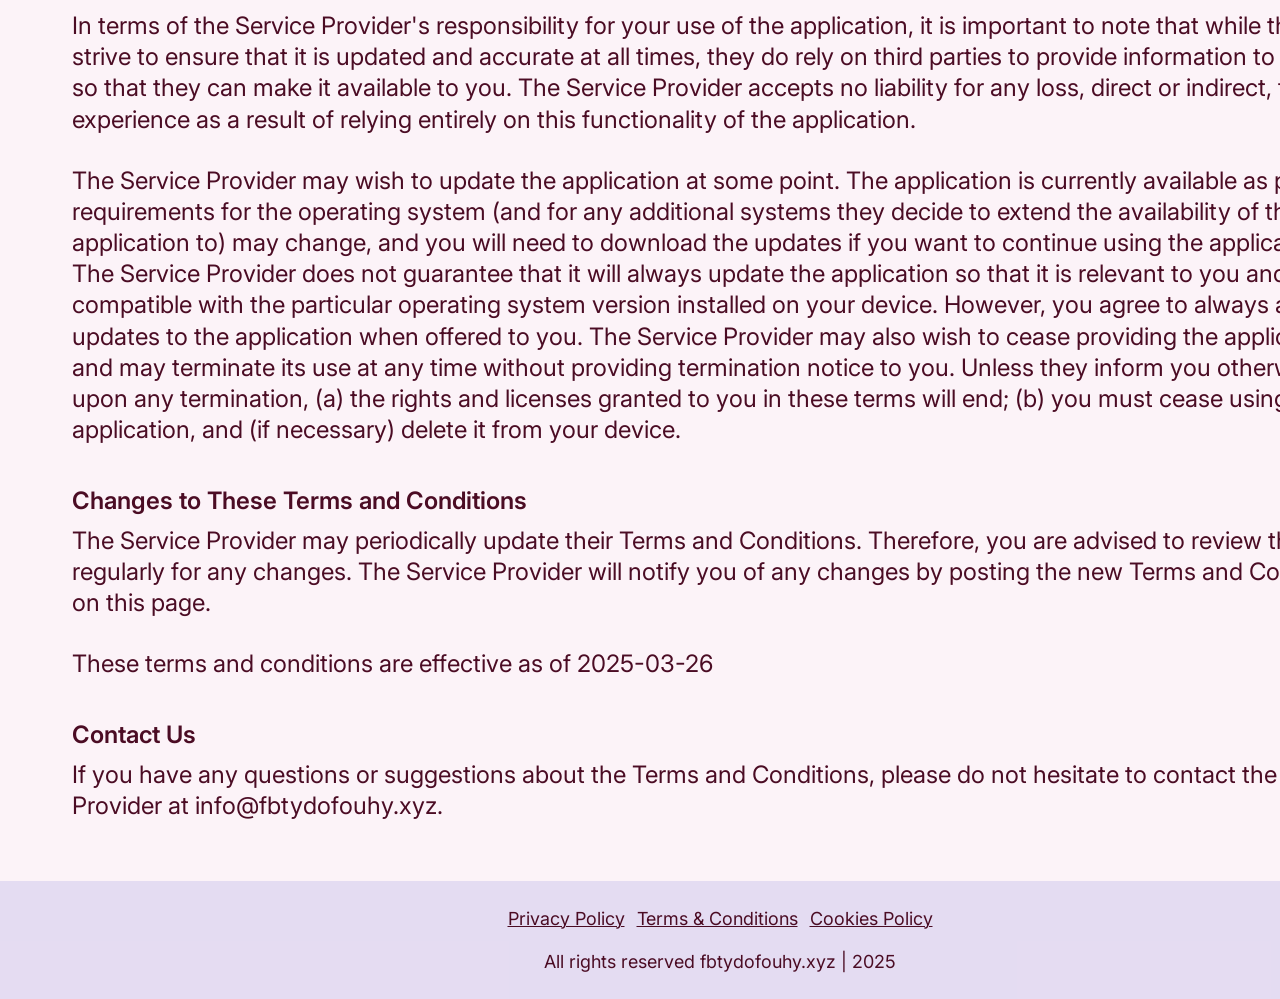
<file: terms.html>
<!DOCTYPE html>
<html lang="en">
  <head>
    <meta charset="UTF-8" />
    <meta name="viewport" content="width=device-width, initial-scale=1.0" />

    <title>Styliste: Makeover Merge</title>
    <link rel="icon" href="img/unnamed 1.png" />

    <link rel="stylesheet" type="text/css" href="slick/slick.css" />
    <link rel="stylesheet" href="css/main.css" />
  </head>

  <body>
    <header class="m-header">
      <div class="m-header-background"></div>
      <nav class="m-navigation">
        <ul class="m-navigation-list">
          <li class="m-navigation-item">
            <a href="/" class="m-navigation-link">
              <img
                href="/"
                class="m-title-img m-navigation-img"
                alt="logo"
                src="img/header/1.png"
              />
            </a>
          </li>
          <li class="m-navigation-item">
            <a href="/#about" class="m-navigation-link">About This Game</a>
          </li>
          <li class="m-navigation-item">
            <a href="/#why" class="m-navigation-link">Character Stories</a>
          </li>
          <li class="m-navigation-item">
            <a href="/#characters" class="m-navigation-link"
              >Style Challenges</a
            >
          </li>
          <li class="m-navigation-item">
            <a href="/#uniqueness" class="m-navigation-link"
              >Customization&Upgrades</a
            >
          </li>
          <li class="m-navigation-item">
            <a href="/#reviews" class="m-navigation-link">User Reviews</a>
          </li>
        </ul>

        <div class="m-header-button-wrapper">
          <a href="/" class="m-policy-terms-header-icon-menu">
            <img
              href="/"
              class="m-title-img"
              alt="logo"
              src="img/header/1.png"
            />
          </a>

          <button type="button" class="m-header-icon-button" data-menu-button>
            <img
              class="m-header-icon m-header-icon-menu"
              src="img/header/menu.png"
              alt="menu "
            />

            <svg
              class="m-header-icon m-header-icon-close"
              viewBox="0 0 24 24"
              style="width: 32px; height: 32px; margin: -2px -2px 0 0"
            >
              <path
                fill-rule="evenodd"
                clip-rule="evenodd"
                d="M17.0303 6.96967C17.3232 7.26256 17.3232 7.73744 17.0303 8.03033L13.0607 12L17.0303 15.9697C17.3232 16.2626 17.3232 16.7374 17.0303 17.0303C16.7374 17.3232 16.2626 17.3232 15.9697 17.0303L12 13.0607L8.03033 17.0303C7.73744 17.3232 7.26256 17.3232 6.96967 17.0303C6.67678 16.7374 6.67678 16.2626 6.96967 15.9697L10.9393 12L6.96967 8.03033C6.67678 7.73744 6.67678 7.26256 6.96967 6.96967C7.26256 6.67678 7.73744 6.67678 8.03033 6.96967L12 10.9393L15.9697 6.96967C16.2626 6.67678 16.7374 6.67678 17.0303 6.96967Z"
                fill="rgba(75, 12, 36, 1)"
              />
            </svg>
          </button>
        </div>
      </nav>
    </header>

    <main>
      <section>
        <div class="m-policy-terms-container">
          <h2 class="m-policy-terms-title">Terms & Conditions</h2>

          <p class="m-policy-terms-text-one">
            These terms and conditions apply to the Styliste: Makeover Merge app
            (hereby referred to as "Application") for mobile devices that was
            created by (hereby referred to as "Service Provider") as a Free
            service.
          </p>

          <p class="m-policy-terms-text-one">
            Upon downloading or utilizing the Application, you are automatically
            agreeing to the following terms. It is strongly advised that you
            thoroughly read and understand these terms prior to using the
            Application. Unauthorized copying, modification of the Application,
            any part of the Application, or our trademarks is strictly
            prohibited. Any attempts to extract the source code of the
            Application, translate the Application into other languages, or
            create derivative versions are not permitted. All trademarks,
            copyrights, database rights, and other intellectual property rights
            related to the Application remain the property of the Service
            Provider.
          </p>

          <p class="m-policy-terms-text-one">
            The Service Provider is dedicated to ensuring that the Application
            is as beneficial and efficient as possible. As such, they reserve
            the right to modify the Application or charge for their services at
            any time and for any reason. The Service Provider assures you that
            any charges for the Application or its services will be clearly
            communicated to you.
          </p>
          <p class="m-policy-terms-text-one">
            The Application stores and processes personal data that you have
            provided to the Service Provider in order to provide the Service. It
            is your responsibility to maintain the security of your phone and
            access to the Application. The Service Provider strongly advise
            against jailbreaking or rooting your phone, which involves removing
            software restrictions and limitations imposed by the official
            operating system of your device. Such actions could expose your
            phone to malware, viruses, malicious programs, compromise your
            phone's security features, and may result in the Application not
            functioning correctly or at all.
          </p>
          <p class="m-policy-terms-text-one">
            Please note that the Application utilizes third-party services that
            have their own Terms and Conditions. Below are the links to the
            Terms and Conditions of the third-party service providers used by
            the Application:
          </p>
          <ul class="m-terms-lists">
            <li>
              <a
                class="m-email-link-color"
                href="https://policies.google.com/privacy"
                target="_blank"
                rel=""
                >Google Play Services
              </a>
            </li>
            <li>
              <a
                class="m-email-link-color"
                href="https://firebase.google.com/support/privacy"
                target="_blank"
                rel=""
                >Google Analytics for Firebase
              </a>
            </li>
            <li>
              <a
                class="m-email-link-color"
                href="https://www.facebook.com/about/privacy/update/printable"
                target="_blank"
                rel=""
                >Facebook
              </a>
            </li>
          </ul>

          <p class="m-policy-terms-text-one">
            Please be aware that the Service Provider does not assume
            responsibility for certain aspects. Some functions of the
            Application require an active internet connection, which can be
            Wi-Fi or provided by your mobile network provider. The Service
            Provider cannot be held responsible if the Application does not
            function at full capacity due to lack of access to Wi-Fi or if you
            have exhausted your data allowance.
          </p>

          <p class="m-policy-terms-text-one">
            If you are using the application outside of a Wi-Fi area, please be
            aware that your mobile network provider's agreement terms still
            apply. Consequently, you may incur charges from your mobile provider
            for data usage during the connection to the application, or other
            third-party charges. By using the application, you accept
            responsibility for any such charges, including roaming data charges
            if you use the application outside of your home territory (i.e.,
            region or country) without disabling data roaming. If you are not
            the bill payer for the device on which you are using the
            application, they assume that you have obtained permission from the
            bill payer.
          </p>

          <p class="m-policy-terms-text-one">
            Similarly, the Service Provider cannot always assume responsibility
            for your usage of the application. For instance, it is your
            responsibility to ensure that your device remains charged. If your
            device runs out of battery and you are unable to access the Service,
            the Service Provider cannot be held responsible.
          </p>

          <p class="m-policy-terms-text-one">
            In terms of the Service Provider's responsibility for your use of
            the application, it is important to note that while they strive to
            ensure that it is updated and accurate at all times, they do rely on
            third parties to provide information to them so that they can make
            it available to you. The Service Provider accepts no liability for
            any loss, direct or indirect, that you experience as a result of
            relying entirely on this functionality of the application.
          </p>

          <p class="m-policy-terms-text-one">
            The Service Provider may wish to update the application at some
            point. The application is currently available as per the
            requirements for the operating system (and for any additional
            systems they decide to extend the availability of the application
            to) may change, and you will need to download the updates if you
            want to continue using the application. The Service Provider does
            not guarantee that it will always update the application so that it
            is relevant to you and/or compatible with the particular operating
            system version installed on your device. However, you agree to
            always accept updates to the application when offered to you. The
            Service Provider may also wish to cease providing the application
            and may terminate its use at any time without providing termination
            notice to you. Unless they inform you otherwise, upon any
            termination, (a) the rights and licenses granted to you in these
            terms will end; (b) you must cease using the application, and (if
            necessary) delete it from your device.
          </p>
          <h2 class="m-policy-terms-text">
            Changes to These Terms and Conditions
          </h2>
          <p class="m-policy-terms-texts">
            The Service Provider may periodically update their Terms and
            Conditions. Therefore, you are advised to review this page regularly
            for any changes. The Service Provider will notify you of any changes
            by posting the new Terms and Conditions on this page.
          </p>

          <p class="m-policy-terms-text-one">
            These terms and conditions are effective as of 2025-03-26
          </p>
          <h2 class="m-policy-terms-text">Contact Us</h2>
          <p class="m-policy-terms-texts">
            If you have any questions or suggestions about the Terms and
            Conditions, please do not hesitate to contact the Service Provider
            at
            <a class="m-email-link" href="mailto:info@fbtydofouhy.xyz"
              >info@fbtydofouhy.xyz</a
            >.
          </p>
        </div>
      </section>
    </main>
    <footer
      class="m-footer"
      style="margin: auto; background: rgba(206, 197, 237, 0.5)"
    >
      <div class="m-footer-container">
        <div class="m-footer-wrapper">
          <a class="m-footer-text" href="/policy.html">Privacy Policy</a>
          <a class="m-footer-text" href="/terms.html">Terms & Conditions </a>
          <a class="m-footer-text" href="/cookies.html">Cookies Policy</a>
        </div>
        <p class="m-footer-copyright">
          All rights reserved fbtydofouhy.xyz | 2025
        </p>
      </div>
    </footer>
    <script src="js/mobile-menu.js"></script>
  </body>
</html>
</file>
<file: css/main.css>
@import url("https://fonts.googleapis.com/css2?family=Baloo+2:wght@400..800&family=Inter:ital,opsz,wght@0,14..32,100..900;1,14..32,100..900&display=swap");

* {
  -webkit-box-sizing: border-box;
  box-sizing: border-box;
}

html {
  scroll-behavior: smooth;
  background: rgba(252, 243, 248, 1);
  color: rgba(75, 12, 36, 1);
  font-family: "Baloo 2", sans-serif;
}

body {
  margin: 0;
}

h1,
h2,
h3,
h4,
h5,
h6,
p {
  margin: 0;
}

ul,
ol {
  margin: 0;
  padding: 0;
  list-style: none;
}
dl,
dt,
dd {
  margin: 0;
  padding: 0;
}
img {
  display: block;
  height: auto;
}

.list {
  list-style: none;
}

button,
a {
  cursor: pointer;
}

.button:hover {
  scale: 120%;
}

.m-header.is-open .m-header-background {
  left: 0;
}
.m-header-button-wrapper {
  margin-left: auto;
}
.m-header-icon {
  display: none;
}

.m-header-icon-button {
  display: -webkit-box;
  display: -ms-flexbox;
  display: flex;
  background-color: transparent;
  border: none;
  border-radius: 50%;
}
.m-navigation-list.is-open {
  right: 0;
}
.m-header-icon-menu {
  display: block;
}

.m-header-icon-button.is-open .m-header-icon-menu {
  display: none;
}

.m-header-icon-button.is-open .m-header-icon-close {
  display: block;
}

.m-header {
  position: fixed;
  width: 100%;
  z-index: 5;
  transition: background-color 0.3s ease;
  background: transparent;
  display: flex;
  height: 76px;
  background: rgba(206, 197, 237, 0.5);
}

.m-header-background {
  position: absolute;
  top: 0;
  right: 0;
  bottom: 0;
  left: 100%;
  z-index: -1;
  transition: left 0.3s ease;
  background: rgba(206, 197, 237, 0.5);
}
.m-header.is-open .m-header-background {
  left: 0;
}
.m-header-button-wrapper {
  margin-right: auto;
  display: flex;
  align-items: center;
  justify-content: space-between;
}

.m-header-icon-menu {
  display: block;
}

.m-header-icon-button.is-open .m-header-icon-menu {
  display: none;
}

.m-header-icon-button.is-open .m-header-icon-close {
  display: block;
}

.m-navigation {
  display: -ms-flexbox;
  -webkit-box-orient: vertical;
  -webkit-box-direction: normal;
  -ms-flex-direction: column;
  flex-direction: column;
  -webkit-box-align: center;
  -ms-flex-align: center;
  align-items: center;
  -webkit-box-flex: 1;
  -ms-flex: 1;
  flex: 1;
  padding: 26px 16px;
  position: relative;
}
.m-title-img {
  width: 209px;
  height: 24px;
}
.m-navigation-list {
  display: flex;
  flex-direction: column;
  align-items: end;
  position: absolute;
  top: 100%;
  right: -100%;
  width: 100%;
  height: 227px;
  transition: 0.3s;
  z-index: 999;
  padding: 0px 32px;
  gap: 12px;
  background: rgba(206, 197, 237, 0.5);
}

.m-navigation-list.is-open {
  right: 0;
}

.m-navigation-link {
  font-family: Inter;
  font-weight: 400;
  font-size: 18px;
  line-height: 150%;
  letter-spacing: 0%;
  text-align: right;

  transition: all 0.3s ease-in-out;
  text-decoration: none;
  color: rgba(75, 12, 36, 1);
}

.m-navigation-link:hover,
.m-navigatioт-link:focus {
  font-weight: 700;
}

.m-header.is-open {
  background-color: transparent;
}

.m-navigation-img {
  display: none;
}

@media screen and (min-width: 1119px) {
  .m-navigation-img {
    display: flex;
    width: 357px;
    height: 40px;
    margin-right: 10px;
  }
  .m-policy-terms-header-icon-menu {
    display: none;
  }

  .m-header {
    width: 100%;
    height: 88px;
    padding: 10px 0px 10px 20px;
    display: flex;
    align-items: center;
    justify-content: center;
    z-index: 1000;
  }

  .m-header-background {
  }
  .m-header-icon-button {
    display: none;
  }
  .m-navigation {
    display: flex;
    flex-direction: row;
    flex: 1;
    padding: 0;
    width: 1440px;
    margin: auto;
  }

  .m-navigation-list {
    background-color: transparent;
    flex-direction: row;
    display: flex;
    position: static;
    width: 1440px;
    margin: auto;
    padding-block: 0;
    flex: 1;
    gap: 18px;
    height: 0px;
    display: flex;
    justify-content: center;
    align-items: center;
    justify-content: center;
  }

  .m-navigation-link {
    font-family: Inter;
    font-weight: 400;
    font-size: 18px;
    line-height: 150%;
    letter-spacing: -3%;

    text-decoration: none;
  }

  .m-navigation-item-desk {
    display: none;
  }
}
.m-home {
  width: 375px;
  height: 631px;
  background-repeat: no-repeat;
  background-size: cover;
  background-position: center;
  background-image: url("/img/home/Frame\ 40064.png");
  margin: auto;
}
.m-home-container {
  width: 375px;
  padding: 100px 16px 0px;
  margin: auto;
}

.m-home-container-top {
  display: flex;
  flex-direction: column;
  align-items: center;
}

.m-home-title {
  font-weight: 900;
  font-size: 32px;
  line-height: 120%;
  letter-spacing: -3%;
  text-align: center;
  padding-bottom: 308px;
}

.m-home-google-button-image {
  width: 244opx;
  height: 64px;
  box-shadow: 5px 5px 50px 0px rgba(255, 255, 234, 0.1),
    -5px -5px 50px 0px rgba(255, 255, 234, 0.1);
}

.m-home-google-button-link:hover .m-home-google-button-image {
  content: url("/img/home/11.png");
  transform: scale(1.1);
  transition: transform 0.3s ease-in-out;
}

@media screen and (min-width: 1119px) {
  .m-home {
    width: 1440px;
    height: 758px;
    background-image: url("/img/home/Frame\ 40065.png");
  }
  .m-home-container {
    width: 1440px;
    padding: 193px 72px 0px;
  }
  .m-home-container-top {
    display: flex;
    flex-direction: column;
    align-items: start;
    width: 636px;
  }

  .m-home-title {
    text-align: left;
    font-size: 48px;
    line-height: 150%;
    letter-spacing: -3%;
    padding-bottom: 80px;
  }
}
.m-why {
  margin: auto;
  width: 375px;
  background-repeat: no-repeat;
  background-image: url("/img/Frame\ 40067.png");
}

.m-why-container {
  width: 375px;
  margin: auto;
  padding: 80px 16px 0;
}
.m-why-list {
  padding: 48px 0 32px;
}
.m-why-lists {
  display: none;
}
.m-why-item {
  width: 343px;
  height: 440px;
  border-radius: 32px;
  padding: 16px;
  background: rgba(255, 233, 204, 1);
  margin: 0 5px;
}
.m-why-img {
  margin: auto;
  width: 158px;
  height: 160px;
}
.m-why-text-bold {
  font-weight: 900;
  font-size: 24px;
  line-height: 150%;
  letter-spacing: -3%;
  text-align: center;
  padding: 8px 0;
}
.m-why-text {
  font-family: Inter;
  font-weight: 600;
  font-size: 16px;
  line-height: 150%;
  letter-spacing: -3%;
  text-align: center;
}
.m-why-text-q {
  font-family: Inter;
  font-weight: 400;
  font-size: 14px;
  line-height: 150%;
  letter-spacing: -3%;
  padding-top: 16px;
}
@media screen and (min-width: 1119px) {
  .m-why {
    width: 1440px;
    background-image: url("/img/Frame\ 40064\ \(1\).png");
  }
  .m-why-container {
    width: 1440px;
    padding: 100px 72px 0;
  }

  .m-why-list {
    display: none;
  }
  .m-why-lists {
    display: flex;
    padding-top: 56px;
    gap: 24px;
  }
  .m-why-item {
    width: 306px;
    height: 554px;
    border-radius: 32px;
    padding: 24px;
    margin: 0;
    transition: all 0.3s ease-in-out;
  }
  .m-why-item:hover {
    margin-top: -10px;
    box-shadow: 0px 0px 50px 0px rgba(255, 252, 234, 1);
  }
  .m-why-img {
    width: 168px;
    height: 168px;
  }

  .m-why-text {
    font-family: Inter;
    font-weight: 600;
    font-size: 18px;
    line-height: 150%;
    letter-spacing: -3%;
    text-align: center;
  }
  .m-why-text-q {
    font-family: Inter;
    font-weight: 400;
    font-size: 16px;
    line-height: 150%;
    letter-spacing: -3%;

    padding-top: 16px;
  }
}

.m-uniqueness-container {
  margin: auto;
  width: 375px;
  padding: 80px 16px 0;
}
.m-uniqueness-text-q {
  font-family: Inter;
  font-weight: 400;
  font-size: 14px;
  line-height: 150%;
  letter-spacing: -3%;
  padding: 48px 0 24px;
}
.m-uniqueness-list {
  padding-bottom: 24px;
}
.m-uniqueness-lists {
  display: none;
}
.m-uniqueness-item {
  width: 343px;
  height: 163px;
  border-radius: 24px;
  padding: 16px;
  margin: 0 5px;
  background: rgba(230, 234, 243, 1);
}
.m-uniqueness-item-two {
  display: flex;
  align-items: center;
  gap: 8px;
}
.m-uniqueness-text-bold {
  font-family: Inter;
  font-weight: 600;
  font-size: 18px;
  line-height: 150%;
  letter-spacing: -3%;
}
.m-uniqueness-text {
  font-family: Inter;
  font-weight: 400;
  font-size: 16px;
  line-height: 150%;
  letter-spacing: -3%;
  padding-top: 8px;
}

@media screen and (min-width: 1119px) {
  .m-uniqueness-container {
    width: 1440px;
    padding: 0 72px;
  }
  .m-uniqueness-text-q {
    font-family: Inter;
    font-weight: 400;
    font-size: 24px;
    line-height: 150%;
    letter-spacing: -3%;
    width: 636px;
    padding: 56px 0 16px;
  }
  .m-uniqueness-list {
    display: none;
  }
  .m-uniqueness-lists {
    display: flex;
    gap: 24px;
  }
  .m-uniqueness-item {
    width: 306px;
    height: 290px;
    gap: 8px;
    border-radius: 32px;
    padding: 24px;

    margin: 0;
    background: rgba(230, 234, 243, 1);

    transition: all 0.3s ease-in-out;
  }
  .m-uniqueness-item:hover {
    margin-top: -10px;
    background: rgba(222, 228, 243, 1);
    box-shadow: 0px 0px 50px 0px rgba(255, 252, 234, 1);
  }
  .m-uniqueness-item-two {
    display: flex;
    align-items: center;
    gap: 14px;
  }
  .m-uniqueness-text-bold {
    font-family: Inter;
    font-weight: 600;
    font-size: 24px;
    line-height: 150%;
    letter-spacing: -3%;
  }
  .m-uniqueness-text {
    font-family: Inter;
    font-weight: 400;
    font-size: 18px;
    line-height: 150%;
    letter-spacing: -3%;
  }
}

.m-about-container {
  width: 375px;
  padding: 45px 16px 0px;
  margin: auto;
}
.m-about-img {
  margin: 48px 0 24px;
}
.m-about-title {
  font-weight: 900;
  font-size: 32px;
  line-height: 150%;
  letter-spacing: -3%;
  text-align: center;
}
.m-about-lists {
  display: none;
}
.m-about-text {
  font-family: Inter;
  font-weight: 400;
  font-size: 14px;
  line-height: 130%;
  letter-spacing: -3%;
  width: 343px;
  height: 176px;
  padding: 16px;
  border-radius: 24px;

  margin: 0 5px;
  background: rgba(240, 238, 249, 1);
}
.slick-dots {
  margin-top: 32px;
  display: flex;
  justify-content: center;
  gap: 10px;
}

.slick-dots li {
  list-style: none;
  width: 24px;
  height: 24px;
}

.slick-dots li button {
  width: 100%;
  height: 100%;
  border: none;
  background: url("/img/Ellipse\ 17.png") no-repeat center/cover;

  padding: 0;
  font-size: 0;
}

.slick-dots li button:before {
  display: none;
}

.slick-dots li.slick-active button {
  background: url("/img/Ellipse\ 15.png") no-repeat center/cover;
}

@media screen and (min-width: 1119px) {
  .m-about {
    width: 1440px;
    height: 708px;
    margin: auto;
    background-image: url("/img/Frame\ 40066.png");
  }
  .m-about-container {
    width: 1440px;
    padding: 40px 72px 0;
  }
  .m-about-img {
    display: none;
  }
  .m-about-title {
    font-size: 40px;
    line-height: 150%;
    letter-spacing: -3%;
    text-align: center;
  }
  .m-about-list {
    display: none;
  }
  .m-about-lists {
    display: flex;
    position: relative;
  }
  .m-about-text {
    font-family: Inter;
    font-weight: 400;
    font-size: 24px;
    line-height: 150%;
    letter-spacing: -3%;
    width: 636px;
    height: 216px;
    border-radius: 32px;
    padding: 16px;
    margin: 0;
    background: transparent;
    position: absolute;
    top: 56px;
    left: 664px;
  }
  .m-about-text-q {
    width: 746px;
    height: 252px;
    top: 296px;
    left: 550px;
    border-radius: 32px;
    padding: 16px;
  }
  .m-about-text-w {
    width: 526px;
    height: 154px;
    top: 394px;
    left: 0;
    gap: 10px;
    border-radius: 32px;
    padding: 16px;
  }
}

.m-characters-container {
  padding: 80px 16px 0;
  margin: auto;
  width: 375px;
}
.m-characters-text-q {
  font-family: Inter;
  font-weight: 400;
  font-size: 14px;
  line-height: 150%;
  letter-spacing: -3%;
  padding: 48px 0 26px;
}
.m-characters-text-w {
  font-family: Inter;
  font-weight: 600;
  font-size: 18px;
  line-height: 150%;
  letter-spacing: -3%;
}
.m-characters-list {
  padding: 24px 0 0px 56px;
  display: flex;
  flex-direction: column;
  gap: 16px;
}
.m-characters-item {
  display: flex;
  gap: 16px;
}
.m-characters-img {
  width: 24px;
  height: 24px;
}
.m-characters-text-bold {
  font-family: Inter;
  font-weight: 500;
  font-size: 18px;
  line-height: 150%;
  letter-spacing: -3%;
}

.m-characters-text {
  font-family: Inter;
  font-weight: 400;
  font-size: 14px;
  line-height: 150%;
  letter-spacing: -3%;
  padding-top: 4px;
}
.m-characters-text-e {
  font-family: Inter;
  font-weight: 400;
  font-size: 14px;
  line-height: 150%;
  letter-spacing: -3%;
  padding-top: 16px;
}
@media screen and (min-width: 1119px) {
  .m-characters {
    width: 1440px;
    height: 1023px;
    margin: auto;
    margin-top: 60px;
    background-image: url("/img/characters/Frame\ 40067\ \(1\).png");
  }
  .m-characters-container {
    padding: 40px 72px 0;
    margin: auto;
    width: 1440px;
  }
  .m-characters-text-q {
    font-family: Inter;
    font-weight: 400;
    font-size: 24px;
    line-height: 150%;
    letter-spacing: -3%;
    width: 746px;
    padding: 63px 0 32px;
  }
  .m-characters-text-w {
    font-family: Inter;
    font-weight: 600;
    font-size: 24px;
    line-height: 150%;
    letter-spacing: -3%;
  }
  .m-characters-list {
    padding: 24px 0 0px 196px;
    display: flex;
    width: 746px;
    flex-direction: column;
    gap: 16px;
  }
  .m-characters-item {
    display: flex;
    gap: 24px;
  }
  .m-characters-img {
    width: 32px;
    height: 32px;
  }
  .m-characters-text-bold {
    font-family: Inter;
    font-weight: 500;
    font-size: 24px;
    line-height: 150%;
    letter-spacing: -3%;
  }

  .m-characters-text {
    font-family: Inter;
    font-weight: 400;
    font-size: 18px;
    line-height: 150%;
    letter-spacing: -3%;

    padding-top: 8px;
  }
  .m-characters-text-e {
    font-family: Inter;
    font-weight: 400;
    font-size: 24px;
    line-height: 150%;
    letter-spacing: -3%;
    width: 750px;
    padding-top: 32px;
  }
}
.m-reviews {
  width: 375px;
  margin: auto;
  background-image: url("/img/Frame\ 40067.png");
}
.m-reviews-container {
  margin: auto;
  padding: 80px 16px 100px;
  width: 375px;
}
.m-reviews-list {
  padding: 48px 0 24px;
}

.m-reviews-item {
  margin: 0 5px;
  width: 343px;
  height: 214px;
  border-radius: 24px;
  padding: 16px;
  background: rgba(248, 210, 231, 1);
}

.m-reviews-text-bold {
  font-family: Inter;
  font-weight: 600;
  font-size: 18px;
  line-height: 150%;
  letter-spacing: -3%;
}

.m-reviews-text {
  font-family: Inter;
  font-weight: 400;
  font-style: italic;
  font-size: 14px;
  line-height: 150%;
  letter-spacing: -3%;
  padding-top: 8px;
}

@media screen and (min-width: 1119px) {
  .m-reviews {
    width: 1440px;
    background-image: url("/img/Frame\ 40064\ \(1\).png");
  }
  .m-reviews-container {
    margin: auto;
    padding: 120px 72px 130px;
    width: 1440px;
  }
  .m-reviews-list {
    padding: 56px 0 40px;
  }

  .m-reviews-item {
    margin: 0 12px;
    width: 526px;
    height: 220px;
    border-radius: 32px;
    padding: 24px;
  }

  .m-reviews-text-bold {
    font-family: Inter;
    font-weight: 600;
    font-size: 24px;
    line-height: 150%;
    letter-spacing: -3%;
  }

  .m-reviews-text {
    font-family: Inter;
    font-weight: 400;
    font-style: italic;
    font-size: 16px;
    line-height: 150%;
    letter-spacing: -3%;
  }
}

.m-policy-terms-container {
  padding: 116px 16px 40px;
  width: 375px;
  margin: auto;
  font-family: Inter;
  font-weight: 400;
  font-size: 16px;
  line-height: 130%;
  letter-spacing: 0%;
}

.m-policy-terms-title {
  font-weight: 900;
  font-size: 28px;
  line-height: 150%;
  letter-spacing: 0%;
  text-align: center;
}

.m-policy-terms-text {
  padding-top: 20px;
  font-family: Inter;
  font-weight: 600;
  font-size: 16px;
  line-height: 130%;
  letter-spacing: 0%;
}

.m-policy-terms-texts {
  padding-top: 8px;
}

.m-policy-terms-text-one {
  padding-top: 20px;
}

.m-terms-list {
  list-style-type: disc;
  padding: 20px 0 20px 25px;
  display: flex;
  flex-direction: column;
}

.m-terms-lists {
  list-style-type: disc;
  padding-left: 25px;
}

.m-email-link {
  color: inherit;
  text-decoration: none;
}

.m-email-link-color {
  color: inherit;
  text-decoration: none;
}

@media screen and (min-width: 1119px) {
  .m-policy-terms-container {
    padding: 186px 72px 60px;
    width: 1440px;
    font-family: Inter;
    font-weight: 400;
    font-size: 24px;
    line-height: 130%;
    letter-spacing: 0%;
  }

  .m-policy-terms-title {
    font-size: 48px;
    line-height: 130%;
    letter-spacing: 0%;
    text-align: center;
  }

  .m-policy-terms-text {
    padding-top: 40px;
    font-family: Inter;
    font-weight: 600;
    font-size: 24px;
    line-height: 130%;
    letter-spacing: 0%;
  }

  .m-policy-terms-text-one {
    padding-top: 30px;
  }

  .m-terms-list {
    padding: 20px 0 20px 25px;
  }
}

.m-footer-container {
  width: 375px;
  margin: auto;
  padding: 32px;
  display: flex;
  flex-direction: column;
  justify-content: center;
  align-items: center;
  gap: 8px;
}

.m-footer-wrapper {
  display: flex;
  flex-direction: row;
  flex-wrap: wrap;
  justify-content: center;
  align-items: center;
  gap: 12px;
}

.m-footer-text {
  font-family: Inter;
  font-weight: 400;
  font-size: 14px;
  line-height: 130%;
  letter-spacing: 0%;
  vertical-align: middle;
  text-decoration: underline;
  text-decoration-style: solid;
  text-decoration-offset: 0%;
  text-decoration-thickness: 0%;
  text-decoration-skip-ink: auto;

  color: inherit;
}

.m-footer-copyright {
  font-family: Inter;
  font-weight: 400;
  font-size: 14px;
  line-height: 150%;
  letter-spacing: 0%;
  text-align: center;
}

@media screen and (min-width: 1119px) {
  .m-footer-container {
    display: flex;
    padding: 24px;
    width: 1440px;
    justify-content: center;
    align-items: center;
    gap: 16px;
  }

  .m-footer-text {
    font-family: Inter;
    font-weight: 400;
    font-size: 18px;
    line-height: 150%;
    letter-spacing: 0%;
    text-decoration: underline;
    text-decoration-style: solid;
    text-decoration-offset: 0%;
    text-decoration-thickness: 0%;
    text-decoration-skip-ink: auto;
  }

  .m-footer-copyright {
    font-family: Inter;
    font-weight: 400;
    font-size: 18px;
    line-height: 150%;
    letter-spacing: 0%;
    text-align: center;
  }
}

.m-cookie-popup {
  position: fixed;
  bottom: 10px;
  width: 375px;
  padding: 16px 20px;
  border-radius: 24px;
  background: rgba(206, 197, 237, 1);

  z-index: 1000;
  display: none;
}

.m-cookie-popup-text-two {
  font-family: Inter;
  font-weight: 400;
  font-size: 14px;
  line-height: 150%;

  color: rgba(75, 12, 36, 1);
}

.m-cookie-button-container {
  margin: auto;
  display: flex;
  flex-direction: column;
  align-items: center;
  justify-content: center;
  gap: 16px;
}

.m-cookie-button {
  border: none;
  background-color: transparent;
  border: 1px solid rgba(255, 224, 70, 1);
  width: 128px;
  border-radius: 14px;
  padding-top: 8px;
  padding-bottom: 8px;
  font-family: Inter;
  font-weight: 400;
  font-size: 14px;
  line-height: 150%;
  letter-spacing: 0%;
  vertical-align: middle;
  color: rgba(75, 12, 36, 1);
}

#accept-cookies {
  background: rgba(255, 224, 70, 1);
}

.m-close-popup {
  position: absolute;
  top: 10px;
  right: 10px;
  font-size: 20px;
  cursor: pointer;
}
.m-cookie-popup-container {
  display: flex;
  align-items: center;
  justify-content: center;
  gap: 8px;
}

@media screen and (min-width: 1119px) {
  .m-cookie-popup-container {
    display: flex;
    align-items: center;
    justify-content: center;
    gap: 500px;
  }

  .m-cookie-popup-text-two {
    font-family: Inter;
    font-weight: 400;
    font-size: 18px;
    line-height: 150%;
  }

  .m-cookie-button-container {
    padding: 0;
    margin: auto;
    display: flex;
    flex-direction: row;
    gap: 40px;
  }

  .m-cookie-popup {
    position: fixed;
    bottom: 10px;
    width: 1440px;
    padding: 20px 30px;
    display: none;
  }
}
</file>
